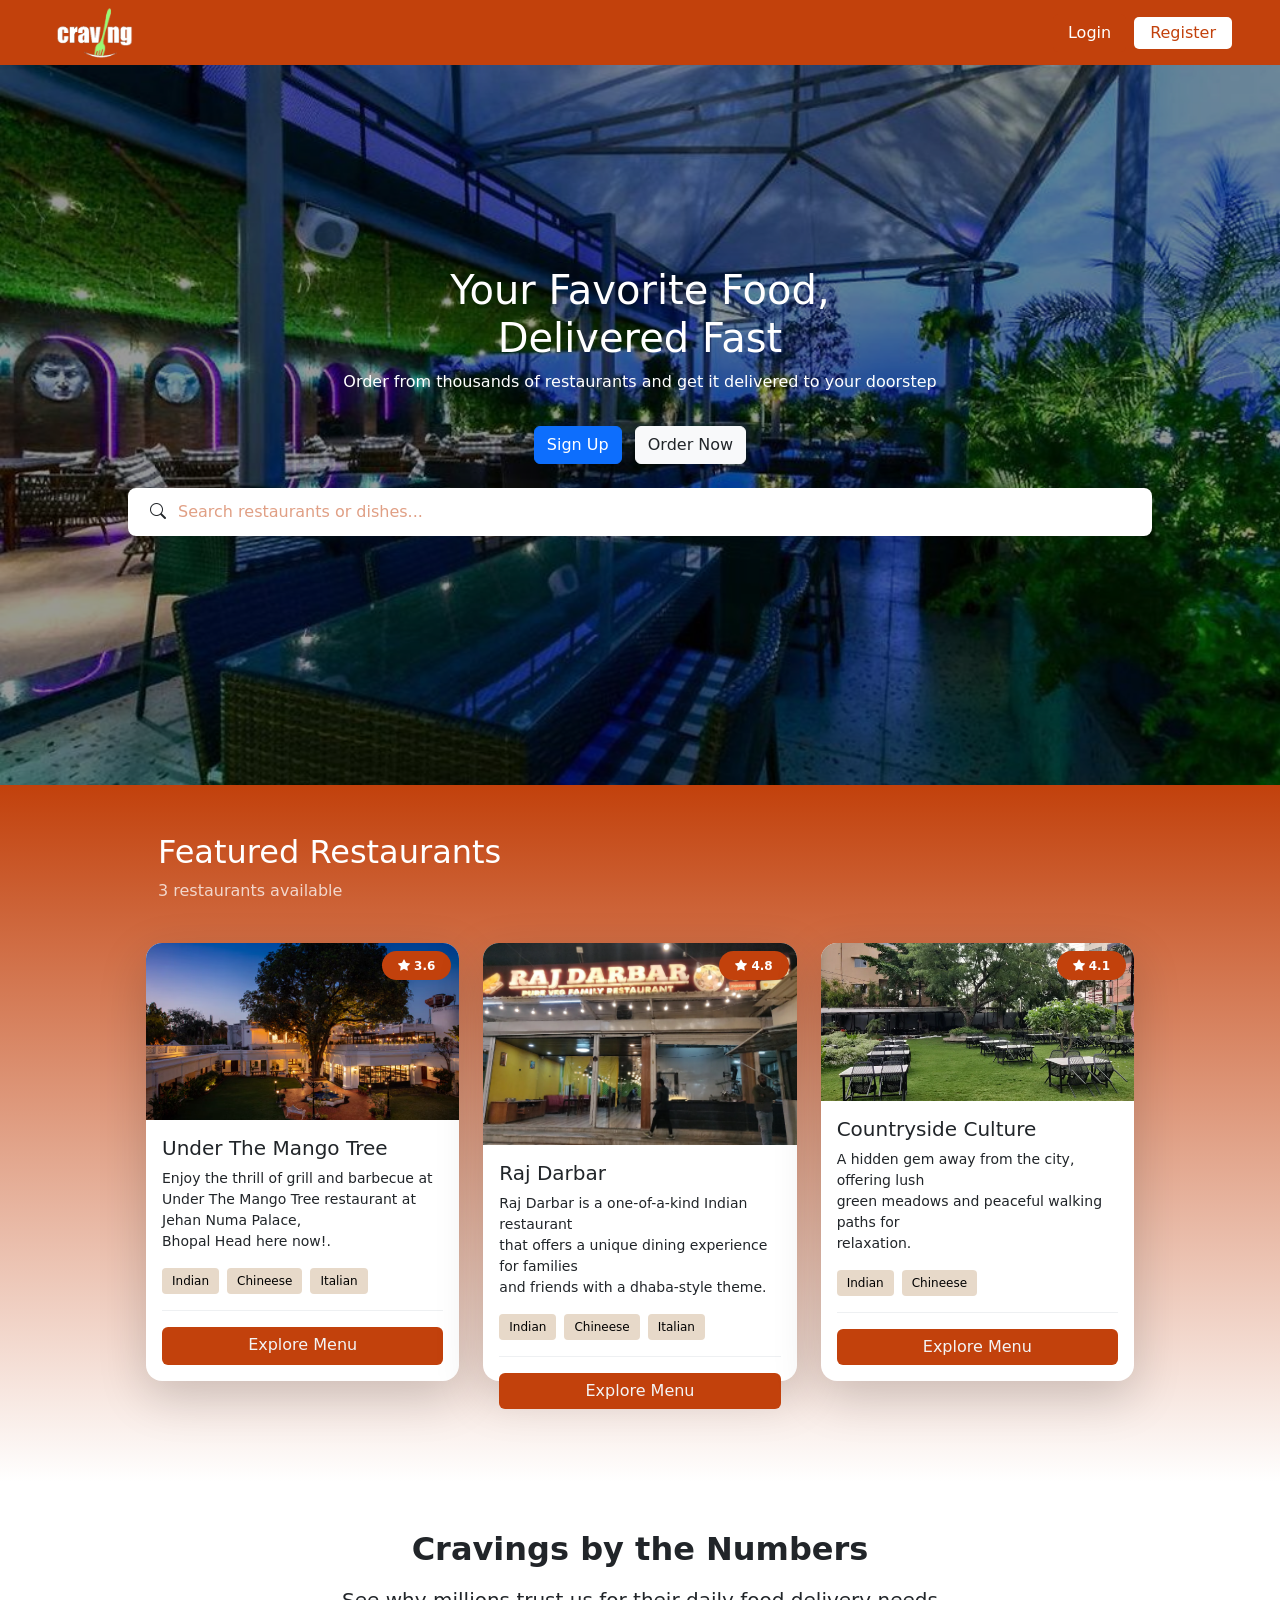
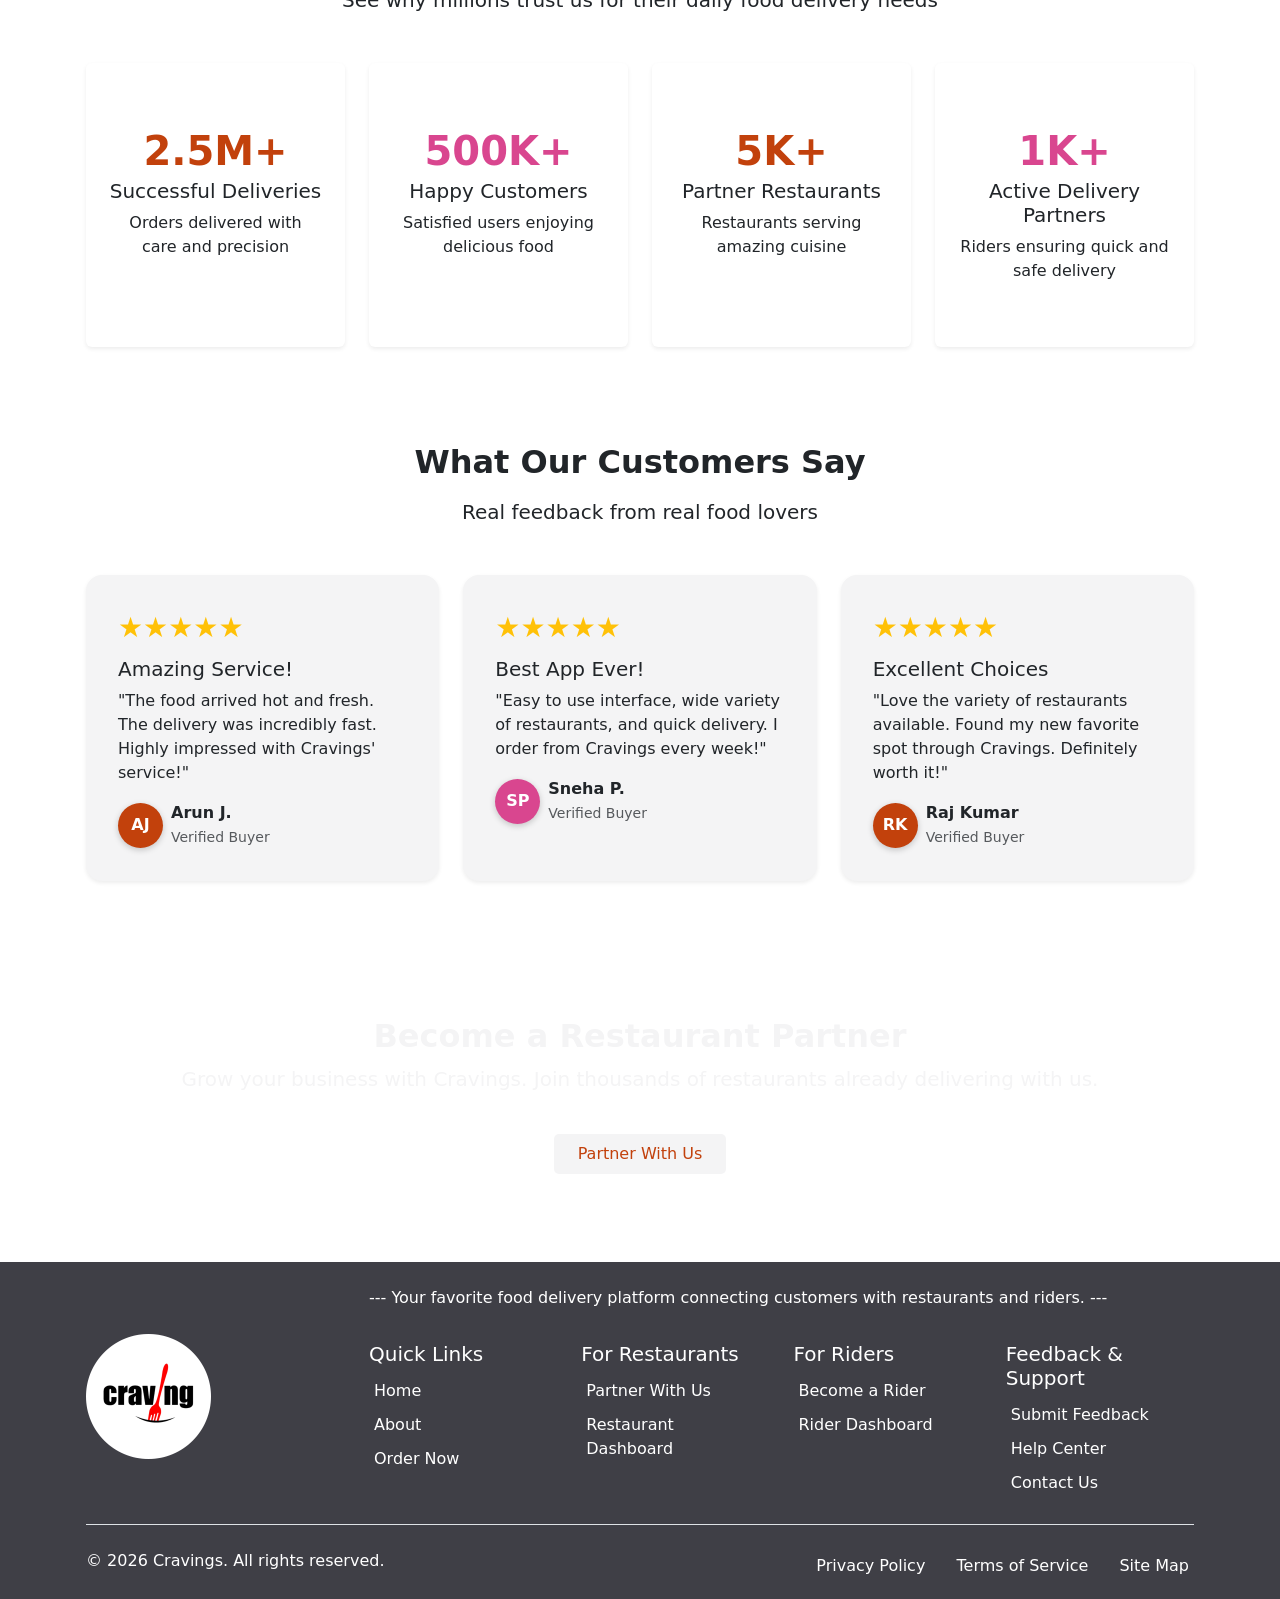
<file: index.html>
<!doctype html>
<html lang="en">
  <head>
    <meta charset="UTF-8" />
    <meta name="viewport" content="width=device-width, initial-scale=1" />
    <title>Cravings</title>
    <link rel="icon" type="image/png" href="cravings1.png" />
    <!-- Bootstrap CSS -->
    <link
      href="https://cdn.jsdelivr.net/npm/bootstrap@5.3.2/dist/css/bootstrap.min.css"
      rel="stylesheet"
    />
    <link
      rel="stylesheet"
      href="https://cdn.jsdelivr.net/npm/bootstrap-icons@1.13.1/font/bootstrap-icons.min.css"
    />
    <!-- External CSS -->
    <link rel="stylesheet" href="style.css" />
  </head>
  <body>
    <!-- Header -->
    <header
      id="navbar"
      class="d-flex justify-content-between align-items-center flex-wrap container-fluid px-5 py-1"
    >
      <!-- Logo -->
      <div class="logoDiv ms-1">
        <a href="index.html">
          <img src="cravings1.png" alt="Logo" class="logo-img img-fluid" />
        </a>
      </div>

      <!-- Buttons aligned right -->
      <div class="d-flex gap-2 align-items-center mt-2 mt-md-0">
        <a href="login.html" class="login text-decoration-none">Login</a>
        <a
          href="register.html"
          class="register text-decoration-none py-1 px-3 text-center"
        >
          Register
        </a>
      </div>
    </header>
  
    <div
      id="wallpaper"
      class="position-relative overflow-hidden"
      style="height: 80vh"
    >
      <img
        src="images/bgImage2.jpg"
        class="d-block w-100 h-100 object-fit-cover dull-img"
        alt="Hero Image"
      />
      <div
        class="position-absolute top-0 start-0 w-100 h-100 d-flex flex-column justify-content-center align-items-center text-center text-white pb-5"
      >
        <h1>Your Favorite Food,<br />Delivered Fast</h1>
        <p>
          Order from thousands of restaurants and get it delivered to your
          doorstep
        </p>
        <div class="mt-3">
         <a href="register.html"> <button class="btn btn-primary me-2">Sign Up</button></a>

        <a href="ordernow.html" <button class="btn btn-light text-dark">Order Now</button></a>
        </div>
        <div class="search-bar-container mt-4 d-flex justify-content-center">
          <div
            class="search-inner d-flex align-items-center text-dark bg-white rounded px-3"
          >
            <i class="bi bi-search"></i>
            <input
              type="text"
              class="form-control border-0 shadow-none"
              placeholder="Search restaurants or dishes..."
            />
          </div>
        </div>
      </div>
    </div>


    <!-- Featured Restaurants Section -->
    <section id="imagecard" class="py-4 bg-dark">
      <div class="container px-3">
        <!-- Heading -->
        <div class="text-center text-md-start mx-5 p-4">
          <h2 class="text-white mb-2">Featured Restaurants</h2>
          <p class="text-white opacity-75">3 restaurants available</p>
        </div>

        <!-- Cards -->
        <div id="yellowbtn" class="row g-4 mx-5">
          <!-- Card 1 -->
          <div class="col-12 col-sm-6 col-lg-4 d-flex">
            <div class="card shadow-lg border-0 position-relative rounded-4">
              <img
                src="./images/topViewRestr.avif"
                class="card-img-top rounded-top-4 img-fluid"
                alt="Raj Darbar"
              />

              <span
                class="position-absolute top-0 end-0 badge py-2 px-3 fw-bolder rounded-pill m-2"
              >
                <i class="bi bi-star-fill"></i> 3.6
              </span>

              <div class="card-body d-flex flex-column">
                <h5 class="card-title">Under The Mango Tree</h5>
                <p class="small">
                  Enjoy the thrill of grill and barbecue at Under The Mango Tree
                  restaurant at Jehan Numa Palace,<br />
                  Bhopal Head here now!.
                </p>

                <div class="d-flex gap-2 flex-wrap mb-3">
                  <button class="border-0 rounded-1">Indian</button>
                  <button class="border-0 rounded-1">Chineese</button>
                  <button class="border-0 rounded-1">Italian</button>
                </div>

                <div id="line" class="border-top opacity-50 mb-3"></div>

                <a href="#" class="btn btn-primary w-100 border-0 pb-2">
                  Explore Menu
                </a>
              </div>
            </div>
          </div>
          <!-- Card 2 -->
          <div class="col-12 col-sm-6 col-lg-4 d-flex">
            <div class="card shadow-lg border-0 position-relative rounded-4">
              <img
                src="./images/restraimg.webp"
                class="card-img-top rounded-top-4 img-fluid"
                alt="Raj Darbar"
              />

              <span
                class="position-absolute top-0 end-0 badge py-2 px-3 fw-bolder rounded-pill m-2"
              >
                <i class="bi bi-star-fill"></i> 4.8
              </span>

              <div class="card-body d-flex flex-column">
                <h5 class="card-title">Raj Darbar</h5>
                <p class="small flex-grow-1">
                  Raj Darbar is a one-of-a-kind Indian restaurant <br />
                  that offers a unique dining experience for families <br />
                  and friends with a dhaba-style theme.
                </p>

                <div class="d-flex gap-2 flex-wrap mb-2">
                  <button class="border-0 rounded-1">Indian</button>
                  <button class="border-0 rounded-1">Chineese</button>
                  <button class="border-0 rounded-1">Italian</button>
                </div>

                <div id="line" class="border-top my-2 opacity-50 pb-2"></div>

                <a href="#" class="btn btn-primary w-100 border-0">
                  Explore Menu
                </a>
              </div>
            </div>
          </div>
          <!-- Card 3 -->
          <div class="col-12 col-sm-6 col-lg-4 d-flex">
            <div class="card shadow-lg border-0 position-relative rounded-4">
              <img
                src="./images/seatingplaceImg.webp"
                class="card-img-top rounded-top-4 img-fluid"
                alt="Countryside Culture"
              />

              <span
                class="position-absolute top-0 end-0 badge py-2 px-3 fw-bolder rounded-pill m-2"
              >
                <i class="bi bi-star-fill"></i> 4.1
              </span>

              <div class="card-body d-flex flex-column">
                <h5 class="card-title">Countryside Culture</h5>
                <p class="small flex-grow-1">
                  A hidden gem away from the city, offering lush <br />
                  green meadows and peaceful walking paths for <br />
                  relaxation.
                </p>

                <div class="d-flex gap-2 flex-wrap mb-2">
                  <button class="border-0 rounded-1">Indian</button>
                  <button class="border-0 rounded-1">Chineese</button>
                </div>

                <div id="line" class="border-top my-2 opacity-50 pb-2"></div>

                <a href="#" class="btn btn-primary w-100 border-0">
                  Explore Menu
                </a>
              </div>
            </div>
          </div>
        </div>
        <!-- Cards -->
        <div id="yellowbtn" class="row mx-5">
          <!-- Card 4 -->
         
      </div>
    </section>
    <!-- visiters section 1 -->
    <section class="section1">
      <div class="container py-5 rounded-4 w-100 w-md-75 px-3">
        <h2 class="text-center mb-3 fs-2 fw-bolder">Cravings by the Numbers</h2>
        <p class="text-center mb-5 fs-5">
          See why millions trust us for their daily food delivery needs
        </p>

        <div class="row g-4 justify-content-center border-0">
          <!-- Card 1 -->
          <div class="col-12 col-sm-6 col-lg-3">
            <div class="card text-center shadow-sm h-100 bg-white border-0">
              <div class="card-body">
                <h3 class="card-title1 fs-1 fw-bolder mt-5">2.5M+</h3>
                <h5 class="card-subtitle mb-2">Successful Deliveries</h5>
                <p class="card-text">
                  Orders delivered with <br />
                  care and precision
                </p>
              </div>
            </div>
          </div>

          <!-- Card 2 -->
          <div class="col-12 col-sm-6 col-lg-3">
            <div class="card text-center shadow-sm h-100 bg-white border-0">
              <div class="card-body">
                <h3 class="coloring fs-1 fw-bolder mt-5">500K+</h3>
                <h5 class="card-subtitle mb-2">Happy Customers</h5>
                <p class="card-text">
                  Satisfied users enjoying <br />
                  delicious food
                </p>
              </div>
            </div>
          </div>

          <!-- Card 3 -->
          <div class="col-12 col-sm-6 col-lg-3">
            <div class="card text-center shadow-sm h-100 bg-white border-0">
              <div class="card-body">
                <h3
                  class="card-title1 fs-1 fw-bolder d-flex justify-content-center mt-5"
                >
                  5K+
                </h3>
                <h5 class="card-subtitle mb-2">Partner Restaurants</h5>
                <p class="card-text">
                  Restaurants serving <br />
                  amazing cuisine
                </p>
              </div>
            </div>
          </div>

          <!-- Card 4 -->
          <div class="col-12 col-sm-6 col-lg-3">
            <div
              class="card text-center shadow-sm h-100 bg-white py-5 border-0"
            >
              <div class="card-body">
                <h3 class="coloring fs-1 fw-bolder">1K+</h3>
                <h5 class="card-subtitle mb-2">Active Delivery Partners</h5>
                <p class="card-text">
                  Riders ensuring quick and <br />
                  safe delivery
                </p>
              </div>
            </div>
          </div>
        </div>
      </div>

      <!-- section 2 -->
      <section class="section2">
        <div class="container py-5 px-3">
          <h2 class="text-center mb-3 fs-2 fw-bolder">
            What Our Customers Say
          </h2>
          <p class="text-center mb-5 fs-5">
            Real feedback from real food lovers
          </p>

          <div id="startRating" class="row g-4 justify-content-center">
            <!-- Testimonial 1 -->
            <div class="col-12 col-sm-6 col-lg-4">
              <div class="card shadow-sm h-100 p-3 rounded-4 border-0">
                <div class="card-body text-start">
                  <p class="text-warning fs-3 mb-2">★★★★★</p>
                  <h5 class="card-title">Amazing Service!</h5>
                  <p class="card-text">
                    "The food arrived hot and fresh. The delivery was incredibly
                    fast. Highly impressed with Cravings' service!"
                  </p>
                  <div class="d-flex align-items-center mt-3">
                    <div class="circle-avatar">AJ</div>
                    <div class="ms-2">
                      <p class="fw-bold mb-0">Arun J.</p>
                      <small class="text-muted">Verified Buyer</small>
                    </div>
                  </div>
                </div>
              </div>
            </div>

            <!-- Testimonial 2 -->
            <div class="col-12 col-sm-6 col-lg-4">
              <div class="card shadow-sm h-100 p-3 rounded-4 border-0">
                <div class="card-body text-start">
                  <p class="text-warning fs-3 mb-2">★★★★★</p>
                  <h5 class="card-title">Best App Ever!</h5>
                  <p class="card-text">
                    "Easy to use interface, wide variety of restaurants, and
                    quick delivery. I order from Cravings every week!"
                  </p>
                  <div class="d-flex align-items-center mt-3">
                    <div class="circle-avatar1">SP</div>
                    <div class="ms-2">
                      <p class="fw-bold mb-0">Sneha P.</p>
                      <small class="text-muted">Verified Buyer</small>
                    </div>
                  </div>
                </div>
              </div>
            </div>

            <!-- Testimonial 3 -->
            <div class="col-12 col-sm-6 col-lg-4">
              <div class="card shadow-sm h-100 p-3 rounded-4 border-0">
                <div class="card-body text-start">
                  <p class="text-warning fs-3 mb-2">★★★★★</p>
                  <h5 class="card-title">Excellent Choices</h5>
                  <p class="card-text">
                    "Love the variety of restaurants available. Found my new
                    favorite spot through Cravings. Definitely worth it!"
                  </p>
                  <div class="d-flex align-items-center mt-3">
                    <div class="circle-avatar">RK</div>
                    <div class="ms-2">
                      <p class="fw-bold mb-0">Raj Kumar</p>
                      <small class="text-muted">Verified Buyer</small>
                    </div>
                  </div>
                </div>
              </div>
            </div>
          </div>
        </div>
      </section>
    </section>
    <!-- section 3 -->
    <section id="beforefooter">
      <div
        class="d-flex justify-content-center h-100 align-items-center flex-column text-center mt-4 px-3 py-4"
      >
        <h2 class="fs-2 fw-bolder">Become a Restaurant Partner</h2>
        <p class="fs-5 w-100 col-12 col-md-8 col-lg-6">
          Grow your business with Cravings. Join thousands of restaurants
          already delivering with us.
        </p>
        <button type="submit" class="g-white mt-4 mb-4 px-4 py-2" id="withUs">
          Partner With Us
        </button>
      </div>
    </section>
    <footer class="footer text-white py-3">
      <div class="container px-3">
        <div class="row align-items-center mb-2">
          <div class="col-12 col-md-3 text-center text-md-start mb-3 mb-md-0">
            <img
              src="cravings2.png""
              alt="Logo"
              class="footer-logo img-fluid"
            />
          </div>

          <div class="col-12 col-md-9">
            <p class="footer-tagline mt-2 text-center text-md-start">
              --- Your favorite food delivery platform connecting customers with
              restaurants and riders. ---
            </p>

            <div class="row mt-1">
              <div class="col-6 col-md-3 mt-3">
                <h5>Quick Links</h5>
                <ul class="list-unstyled">
                  <li><a href="index.html" class="footer-link">Home</a></li>
                  <li><a href="about.html" class="footer-link">About</a></li>
                  <li>
                    <a href="ordernow.html" class="footer-link">Order Now</a>
                  </li>
                </ul>
              </div>

              <div class="col-6 col-md-3 mt-3">
                <h5>For Restaurants</h5>
                <ul class="list-unstyled">
                  <li>
                    <a href="partner-with-us.html" class="footer-link"
                      >Partner With Us</a
                    >
                  </li>
                  <li>
                    <a href="restaurant-dashboard.html" class="footer-link"
                      >Restaurant Dashboard</a
                    >
                  </li>
                </ul>
              </div>

              <div class="col-6 col-md-3 mt-3">
                <h5>For Riders</h5>
                <ul class="list-unstyled">
                  <li>
                    <a href="become-a-rider.html" class="footer-link"
                      >Become a Rider</a
                    >
                  </li>
                  <li>
                    <a href="rider-dashboard.html" class="footer-link"
                      >Rider Dashboard</a
                    >
                  </li>
                </ul>
              </div>

              <div class="col-6 col-md-3 mt-3">
                <h5>Feedback & Support</h5>
                <ul class="list-unstyled">
                  <li>
                    <a href="feedback.html" class="footer-link"
                      >Submit Feedback</a
                    >
                  </li>
                  <li>
                    <a href="help-center.html" class="footer-link"
                      >Help Center</a
                    >
                  </li>
                  <li>
                    <a href="contact.html" class="footer-link">Contact Us</a>
                  </li>
                </ul>
              </div>
            </div>
          </div>
        </div>

        <div class="border-bottom w-100 mb-4"></div>

        <div class="row text-center text-md-start">
          <div class="col-12 col-md-6 mb-2 mb-md-0">
            <p class="mb-0">© 2026 Cravings. All rights reserved.</p>
          </div>

          <div class="col-12 col-md-6 text-center text-md-end">
            <a href="privacy-policy.html" class="footer-link me-3"
              >Privacy Policy</a
            >
            <a href="./terms-of-servise.html" class="footer-link me-3"
              >Terms of Service</a
            >
            <a href="sitemap.html" class="footer-link">Site Map</a>
          </div>
        </div>
      </div>
    </footer>

    <!-- Bootstrap JS -->
    <script src="https://cdn.jsdelivr.net/npm/bootstrap@5.3.2/dist/js/bootstrap.bundle.min.js"></script>
  </body>
</html>
</file>
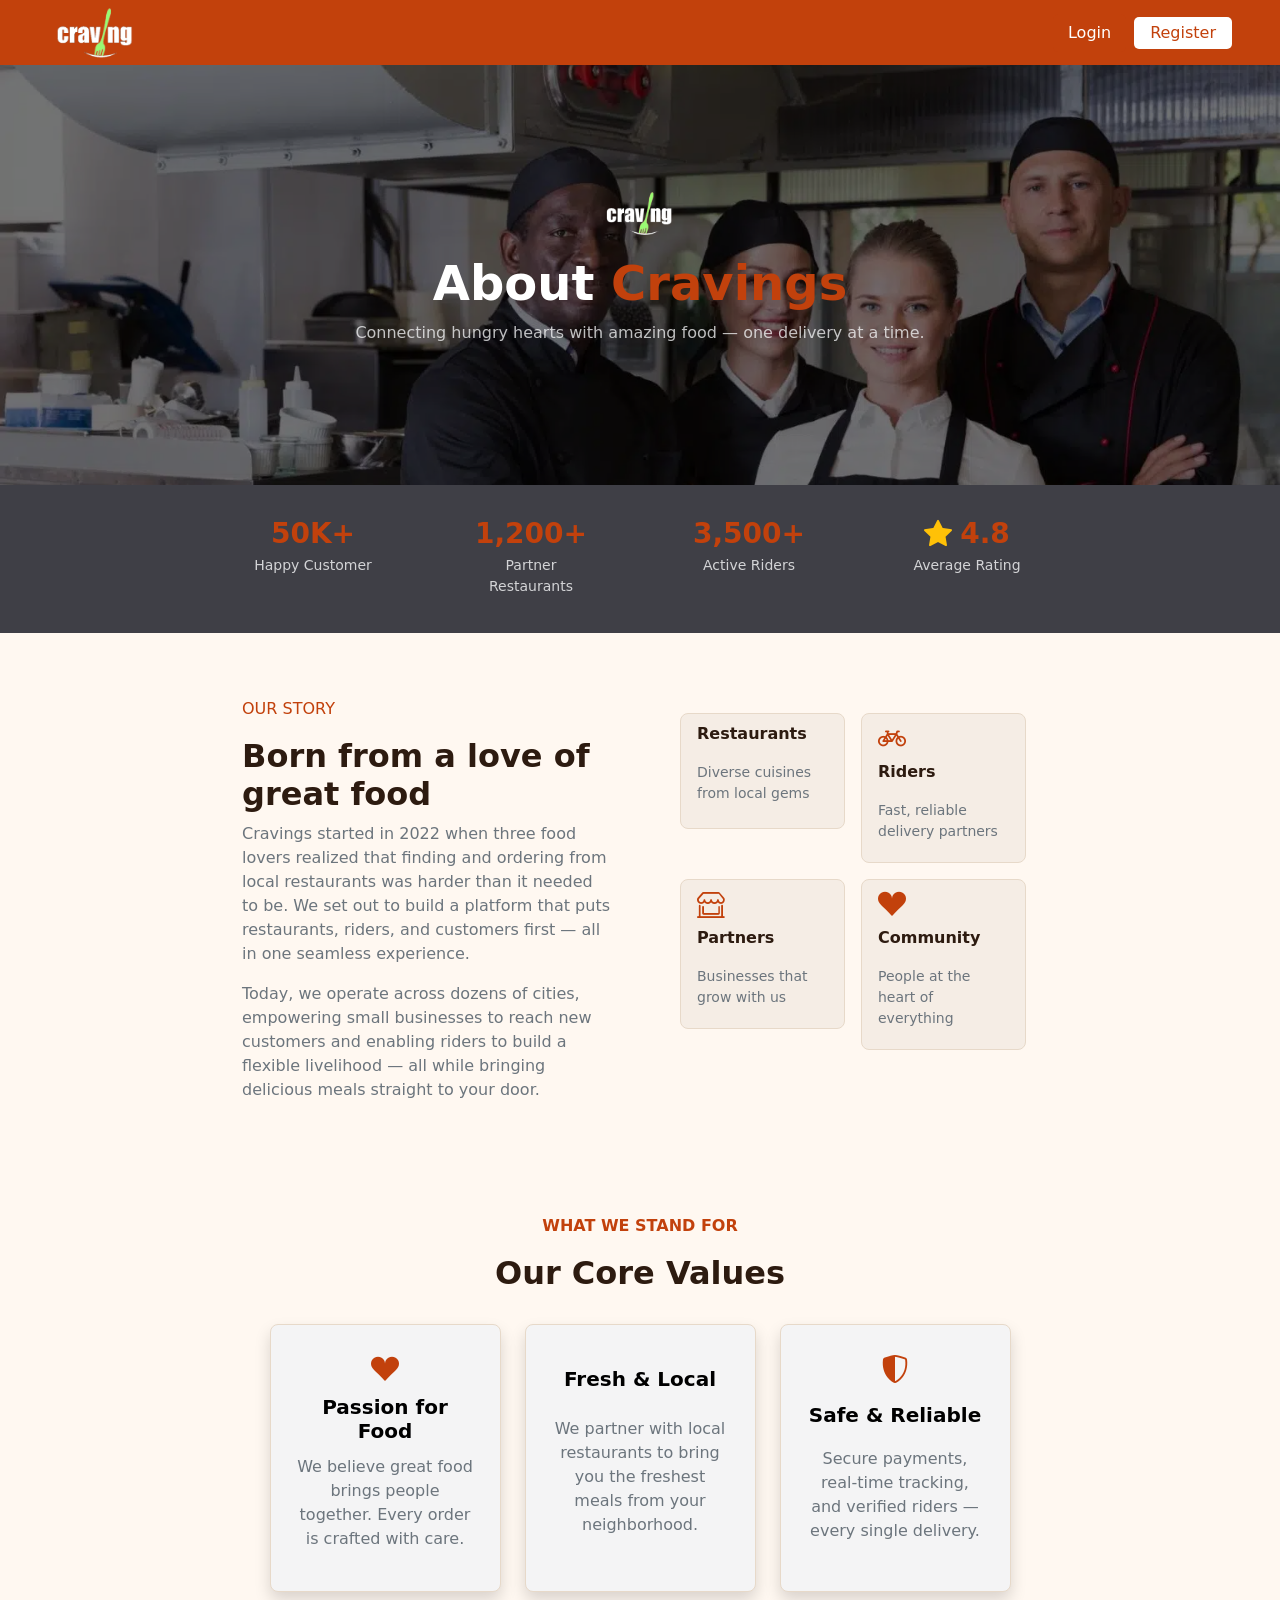
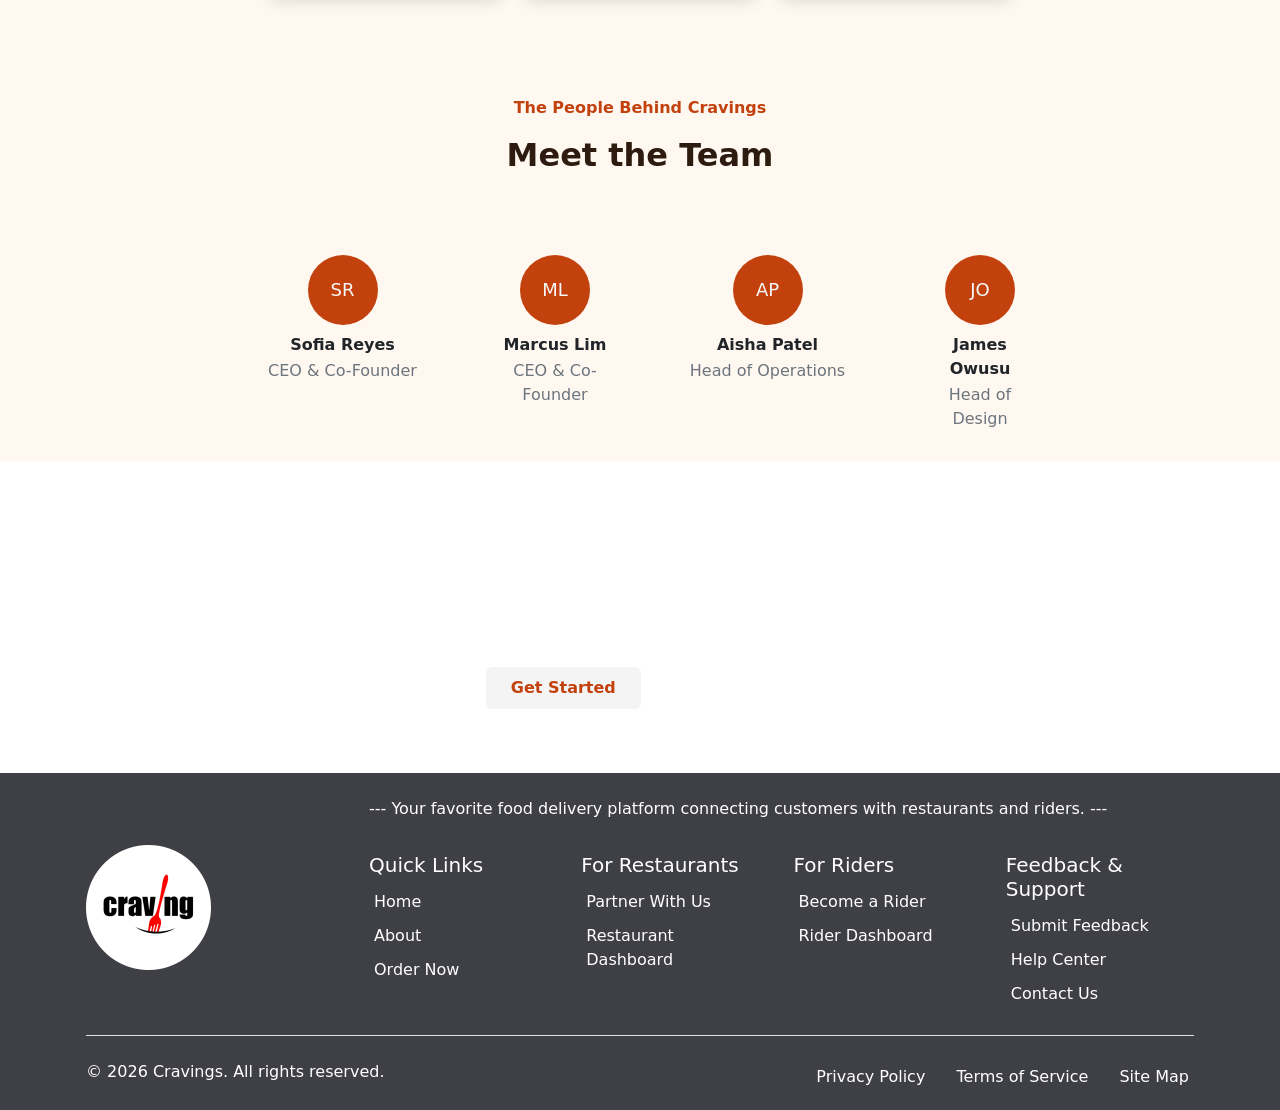
<file: about.html>
<!doctype html>
<html lang="en">
  <head>
    <meta charset="UTF-8" />
    <meta name="viewport" content="width=device-width, initial-scale=1" />
    <title>Cravings</title>
    <!-- Bootstrap CSS -->
    <link
      href="https://cdn.jsdelivr.net/npm/bootstrap@5.3.2/dist/css/bootstrap.min.css"
      rel="stylesheet"
    />
    <link
      rel="stylesheet"
      href="https://cdn.jsdelivr.net/npm/bootstrap-icons@1.13.1/font/bootstrap-icons.min.css"
    />
    <!-- External CSS -->
    <link rel="stylesheet" href="style.css" />

       <link rel="icon" type="image/png" href="cravings2.png">
  </head>
  <body>
    <!-- Header -->
    <header
      id="navbar"
      class="d-flex justify-content-between align-items-center flex-wrap container-fluid px-5 py-1"
    >
      <!-- Logo -->
      <div class="logoDiv ms-1">
        <a href="index.html">
          <img src="cravings1.png" alt="Logo" class="logo-img img-fluid" />
        </a>
      </div>

      <!-- Buttons aligned right -->
      <div class="d-flex gap-2 align-items-center mt-2 mt-md-0">
        <a href="login.html" class="login text-decoration-none">Login</a>
        <a
          href="register.html"
          class="register text-decoration-none py-1 px-3 text-center"
        >
          Register
        </a>
      </div>
    </header>
    <main>
      <!-- Hero section -->
      <section>
        <div class="about-hersection">
          <div class="about-login-bg">
            <img
              src="./images/aboutPage.png"
              class="object-fit-cover about-dull-img"
            />
          </div>
          <div
            class="about-herocontent position-absolute d-grid w-50 justify-content-center text-center gap-2"
          >
            <div>
              <img src="cravings1.png" alt="Logo" />
            </div>
            <div>
              <h1 class="display-5 text-white fw-bold">
                About <span>Cravings</span>
              </h1>
              <p class="text-light opacity-75">
                Connecting hungry hearts with amazing food — one delivery at a
                time.
              </p>
            </div>
          </div>
        </div>
      </section>
      <!-- rating section -->
      <section class="about-rating px-3 pt-3 pb-2 border-0">
        <!-- Cards -->
        <div class="about-records container my-1">
          <div class="row mx-5 d-flex justify-content-center">
            <!-- Card 1 -->
            <div class="col-12 col-sm-6 mx-4 col-md-4 col-lg-2">
              <div class="d-grid py-2 px-2 text-center justify-items-center">
                <p class="fs-3 fw-bolder core-values m-0">50K+</p>
                <p class="text-light rating-des">Happy Customer</p>
              </div>
            </div>
            <!-- Card 2 -->
            <div class="col-12 col-sm-6 mx-4 col-md-4 col-lg-2">
              <div class="d-grid px-2 py-2 text-center justify-items-center">
                <p class="fs-3 fw-bolder core-values m-0">1,200+</p>
                <p class="text-light rating-des">Partner Restaurants</p>
              </div>
            </div>
            <!-- Card 3 -->
            <div class="col-12 col-sm-6 mx-4 col-md-4 col-lg-2">
              <div class="d-grid px-2 py-2 text-center justify-items-center">
                <p class="fs-3 fw-bolder core-values m-0">3,500+</p>
                <p class="text-light rating-des">Active Riders</p>
              </div>
            </div>
            <!-- Card 4 -->
            <div class="col-12 col-sm-6 mx-4 col-md-4 col-lg-2">
              <div class="d-grid px-2 py-2 text-center justify-items-center">
                <div class="d-flex justify-content-center gap-2">
                  <i class="bi bi-star-fill text-warning fs-3"></i>
                  <p class="fs-3 fw-bolder core-values m-0">4.8</p>
                </div>
                <p class="text-light rating-des">Average Rating</p>
              </div>
            </div>
          </div>
        </div>
      </section>
      <!-- Our Story -->
      <section class="our-story d-flex justify-content-center">
        <div class="container px-lg-5 px-md-1 m-lg-5 m-0 m-md-0">
          <div
            class="row mx-lg-5 mx-0 mx-md-0 px-lg-5 px-md-0 d-flex justify-content-center"
          >
            <div class="col-12 col-lg-6">
              <p class="core-values px-3 mb-3 mt-3 text-uppercase">Our story</p>
              <div class="px-3">
                <h2>Born from a love of great food</h2>
                <p class="text-secondary">
                  Cravings started in 2022 when three food lovers realized that
                  finding and ordering from local restaurants was harder than it
                  needed to be. We set out to build a platform that puts
                  restaurants, riders, and customers first — all in one seamless
                  experience.
                </p>
                <p class="text-secondary">
                  Today, we operate across dozens of cities, empowering small
                  businesses to reach new customers and enabling riders to build
                  a flexible livelihood — all while bringing delicious meals
                  straight to your door.
                </p>
              </div>
            </div>
            <div class="col-12 col-lg-6 px-1 mt-4">
              <div class="px-3">
                <div class="row px-lg-4 px-md-1">
                  <!-- Card 1 -->
                  <div class="col-12 col-lg-6 py-2 px-2">
                    <div class="px-3 py-2 our-facility rounded-3">
                      <i class="bi bi-fork-knife fs-3"></i>
                      <p class="fw-bold">Restaurants</p>
                      <p class="text-secondary our-story-description">
                        Diverse cuisines from local gems
                      </p>
                    </div>
                  </div>
                  <!-- Card 2 -->
                  <div class="col-12 col-lg-6 py-2 px-2">
                    <div class="px-3 py-1 our-facility rounded-3">
                      <i class="bi bi-bicycle fs-3"></i>
                      <p class="fw-bold">Riders</p>
                      <p class="text-secondary our-story-description">
                        Fast, reliable delivery partners
                      </p>
                    </div>
                  </div>
                  <!-- Card 3 -->
                  <div class="col-12 col-lg-6 py-2 px-2">
                    <div class="px-3 py-1 our-facility rounded-3">
                      <i class="bi bi-shop-window fs-3"></i>
                      <p class="fw-bold">Partners</p>
                      <p class="text-secondary our-story-description">
                        Businesses that grow with us
                      </p>
                    </div>
                  </div>
                  <!-- Card 4 -->
                  <div class="col-12 col-lg-6 py-2 px-2">
                    <div class="px-3 py-1 our-facility rounded-3">
                      <i class="bi bi-suit-heart-fill fs-3"></i>
                      <p class="fw-bold">Community</p>
                      <p class="text-secondary our-story-description">
                        People at the heart of everything
                      </p>
                    </div>
                  </div>
                </div>
              </div>
            </div>
          </div>
        </div>
      </section>
      <!-- Our Core Values -->
      <section class="details pt-5 pb-2" id="about-details">
        <!-- Heading -->
        <div class="trust text-center">
          <p class="core-values fw-semibold">WHAT WE STAND FOR</p>
          <h2 class="about-trust-content fw-bolder">Our Core Values</h2>
        </div>

        <!-- Cards -->
        <div class="records container">
          <div
            class="row mb-5 mt-2 g-4 mx-sm-0 mx-lg-5 mx-md-0 d-flex justify-content-center"
          >
            <!-- Card 1 -->
            <div class="col-12 col-sm-5 col-md-6 col-lg-3">
              <div
                class="about-record-cards d-grid place-items-center text-center gap-1 p-4 shadow rounded-3 h-100"
              >
                <i class="bi bi-suit-heart-fill fs-3 core-values"></i>
                <h3 class="fs-5 fw-semibold text-black">Passion for Food</h3>
                <p class="about-trust-description text-secondary">
                  We believe great food brings people together. Every order is
                  crafted with care.
                </p>
              </div>
            </div>

            <!-- Card 2 -->
            <div class="col-12 col-sm-5 col-md-6 col-lg-3">
              <div
                class="about-record-cards d-grid place-items-center text-center gap-1 p-4 shadow rounded-3 h-100"
              >
                <i class="bi bi-leaf-fill fs-3 core-values"></i>
                <h3 class="fs-5 fw-semibold text-black">Fresh & Local</h3>
                <p class="about-trust-description text-secondary">
                  We partner with local restaurants to bring you the freshest
                  meals from your neighborhood.
                </p>
              </div>
            </div>

            <!-- Card 3 -->
            <div class="col-12 col-sm-5 col-md-6 col-lg-3">
              <div
                class="about-record-cards d-grid place-items-center text-center gap-1 p-4 shadow rounded-3 h-100"
              >
                <i class="bi bi-shield-shaded fs-3 core-values"></i>
                <h3 class="fs-5 fw-semibold text-black">Safe & Reliable</h3>
                <p class="about-trust-description text-secondary">
                  Secure payments, real-time tracking, and verified riders —
                  every single delivery.
                </p>
              </div>
            </div>
          </div>
        </div>
      </section>
      <!-- Meet the team -->
      <section class="details pt-5 pb-1">
        <!-- Heading -->
        <div class="trust text-center">
          <p class="core-values fw-semibold">The People Behind Cravings</p>
          <h2 class="about-trust-content fw-bolder">Meet the Team</h2>
        </div>

        <!-- Cards -->
        <div class="about-records1 container">
          <div class="row mt-5 mb-3 g-4 mx-5 d-flex justify-content-center">
            <!-- Card 1 -->
            <div class="col-12 col-sm-6 col-md-4 col-lg-3">
              <div class="d-grid px-3 py-2 text-center justify-items-center">
                <div class="d-flex justify-content-center">
                  <h3
                    class="team-profile rounded-circle justify-content-center text-light d-flex align-items-center"
                  >
                    SR
                  </h3>
                </div>
                <div>
                  <p class="fw-bold">Sofia Reyes</p>
                  <p class="text-secondary">CEO & Co-Founder</p>
                </div>
              </div>
            </div>

            <!-- Card 2 -->
            <div class="col-12 col-sm-6 col-md-4 col-lg-2">
              <div class="d-grid px-3 py-2 text-center justify-items-center">
                <div class="d-flex justify-content-center">
                  <h3
                    class="team-profile rounded-circle justify-content-center text-light d-flex align-items-center"
                  >
                    ML
                  </h3>
                </div>
                <div>
                  <p class="fw-bold">Marcus Lim</p>
                  <p class="text-secondary">CEO & Co-Founder</p>
                </div>
              </div>
            </div>

            <!-- Card 3 -->
            <div class="col-12 col-sm-6 col-md-4 col-lg-3">
              <div class="d-grid px-3 py-2 text-center justify-items-center">
                <div class="d-flex justify-content-center">
                  <h3
                    class="team-profile rounded-circle justify-content-center text-light d-flex align-items-center"
                  >
                    AP
                  </h3>
                </div>
                <div>
                  <p class="fw-bold">Aisha Patel</p>
                  <p class="text-secondary">Head of Operations</p>
                </div>
              </div>
            </div>

            <!-- Card 4 -->
            <div class="col-12 col-sm-6 col-md-4 col-lg-2">
              <div
                class="d-grid px-3 mx-1 py-2 text-center justify-items-center"
              >
                <div class="d-flex justify-content-center">
                  <h3
                    class="team-profile rounded-circle justify-content-center text-light d-flex align-items-center"
                  >
                    JO
                  </h3>
                </div>
                <div>
                  <p class="fw-bold texs">James Owusu</p>
                  <p class="text-secondary">Head of Design</p>
                </div>
              </div>
            </div>
          </div>
        </div>
      </section>
      <!-- Become a partner -->
      <section class="partner py-5">
        <div class="partner-div d-grid gap-3 justify-content-center my-3">
          <h2 class="text-center fw-bold fs-2">
            Ready to satisfy your cravings?
          </h2>
          <p class="fs-6 partner-para text-center">
            Join thousands of happy customers ordering their favourite <br />
            meals every day.
          </p>
          <div class="d-flex justify-content-center gap-3 flex-wrap">
            <a href="" class="btn px-4 py-2" id="about-get-started"
              >Get Started</a
            >
            <a
              href="./contact.html"
              class="btn px-4 py-2 text-white"
              id="about-contact"
              >Contact Us</a
            >
          </div>
        </div>
      </section>
    </main>
    <footer class="footer text-white py-3">
      <div class="container px-3">
        <div class="row align-items-center mb-2">
          <div class="col-12 col-md-3 text-center text-md-start mb-3 mb-md-0">
            <img
              src="cravings2.png"
              alt="Logo"
              class="footer-logo img-fluid"
            />
          </div>

          <div class="col-12 col-md-9">
            <p class="footer-tagline mt-2 text-center text-md-start">
              --- Your favorite food delivery platform connecting customers with
              restaurants and riders. ---
            </p>

            <div class="row mt-1">
              <div class="col-6 col-md-3 mt-3">
                <h5>Quick Links</h5>
                <ul class="list-unstyled">
                  <li><a href="index.html" class="footer-link">Home</a></li>
                  <li><a href="about.html" class="footer-link">About</a></li>
                  <li>
                    <a href="ordernow.html" class="footer-link">Order Now</a>
                  </li>
                </ul>
              </div>

              <div class="col-6 col-md-3 mt-3">
                <h5>For Restaurants</h5>
                <ul class="list-unstyled">
                  <li>
                    <a href="partner-with-us.html" class="footer-link"
                      >Partner With Us</a
                    >
                  </li>
                  <li>
                    <a href="restaurantdashboard.html" class="footer-link"
                      >Restaurant Dashboard</a
                    >
                  </li>
                </ul>
              </div>

              <div class="col-6 col-md-3 mt-3">
                <h5>For Riders</h5>
                <ul class="list-unstyled">
                  <li>
                    <a href="become-a-rider.html" class="footer-link"
                      >Become a Rider</a
                    >
                  </li>
                  <li>
                    <a href="riderdashboard.html" class="footer-link"
                      >Rider Dashboard</a
                    >
                  </li>
                </ul>
              </div>

              <div class="col-6 col-md-3 mt-3">
                <h5>Feedback & Support</h5>
                <ul class="list-unstyled">
                  <li>
                    <a href="feedback.html" class="footer-link"
                      >Submit Feedback</a
                    >
                  </li>
                  <li>
                    <a href="help-center.html" class="footer-link"
                      >Help Center</a
                    >
                  </li>
                  <li>
                    <a href="contact.html" class="footer-link">Contact Us</a>
                  </li>
                </ul>
              </div>
            </div>
          </div>
        </div>

        <div class="border-bottom w-100 mb-4"></div>

        <div class="row text-center text-md-start">
          <div class="col-12 col-md-6 mb-2 mb-md-0">
            <p class="mb-0">© 2026 Cravings. All rights reserved.</p>
          </div>

          <div class="col-12 col-md-6 text-center text-md-end">
            <a href="privacy-policy.html" class="footer-link me-3"
              >Privacy Policy</a
            >
            <a href="./terms-of-servise.html" class="footer-link me-3"
              >Terms of Service</a
            >
            <a href="sitemap.html" class="footer-link">Site Map</a>
          </div>
        </div>
      </div>
    </footer>

    <!-- Bootstrap JS -->
    <script src="https://cdn.jsdelivr.net/npm/bootstrap@5.3.2/dist/js/bootstrap.bundle.min.js"></script>
  </body>
</html>
</file>
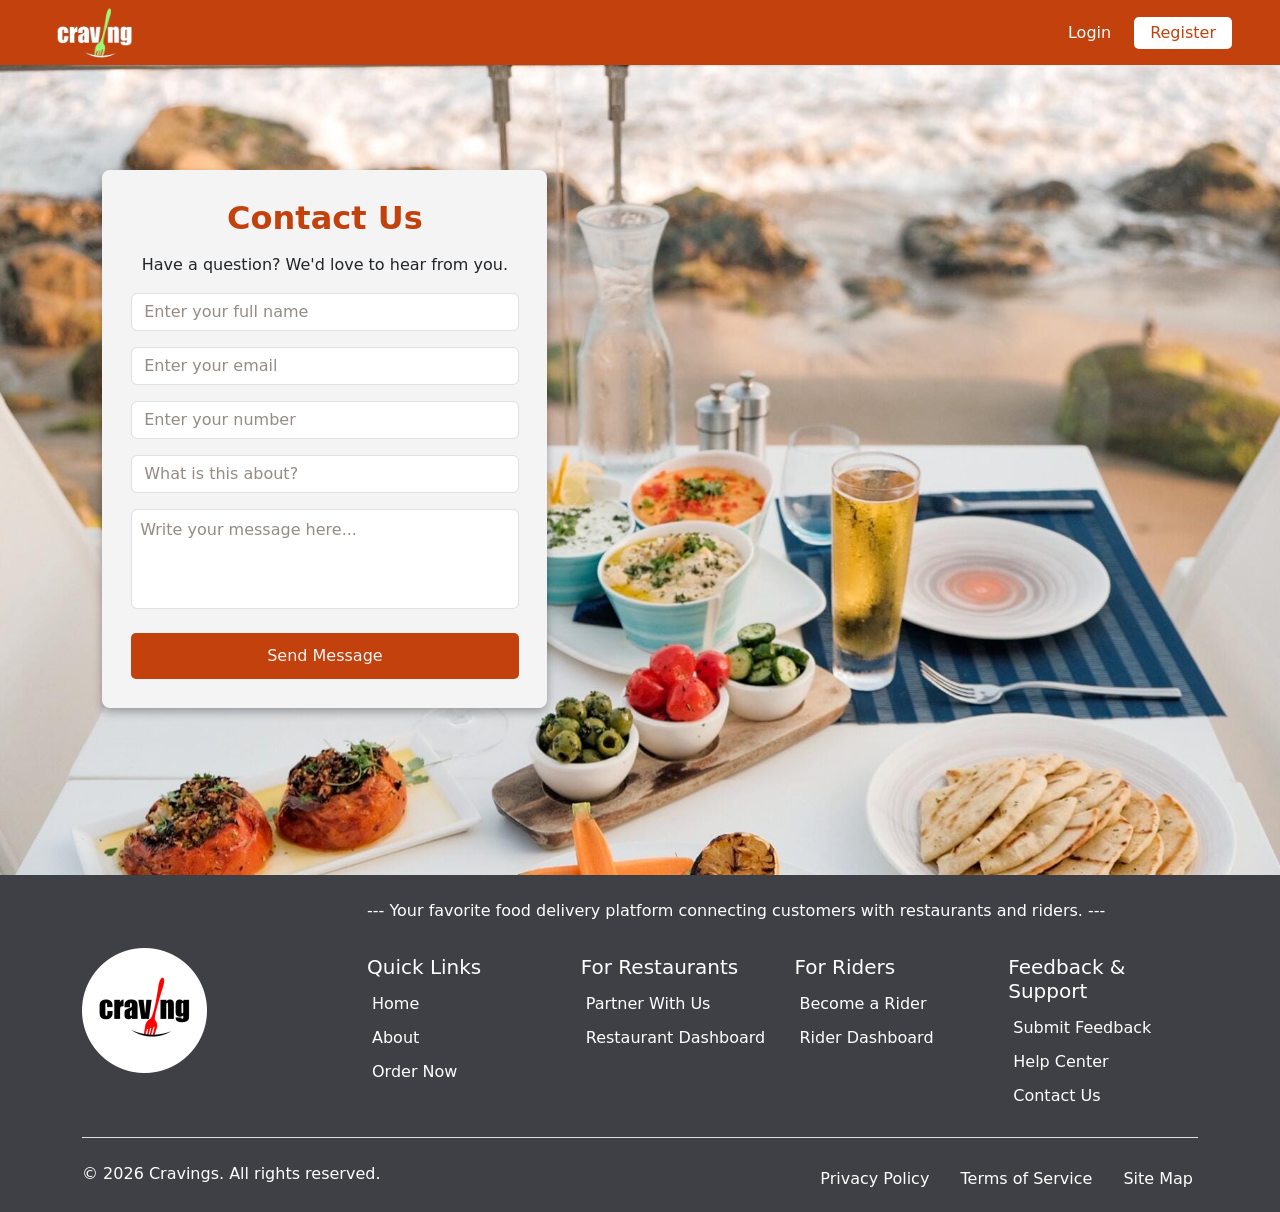
<file: contact.html>
<!doctype html>
<html lang="en">
  <head>
    <meta charset="UTF-8" />
    <meta name="viewport" content="width=device-width, initial-scale=1.0" />
    <title>Cravings</title>
    <!-- Bootstrap CSS -->
    <link
      href="https://cdn.jsdelivr.net/npm/bootstrap@5.3.2/dist/css/bootstrap.min.css"
      rel="stylesheet"
    />
    <link
      rel="stylesheet"
      href="https://cdn.jsdelivr.net/npm/bootstrap-icons@1.13.1/font/bootstrap-icons.min.css"
    />
    <!-- External CSS -->
    <link rel="stylesheet" href="style.css" />
  </head>
  <body>
    <!-- Header -->
    <header
      id="navbar"
      class="sticky-top d-flex justify-content-between align-items-center flex-wrap container-fluid px-5 py-1"
    >
      <!-- Logo -->
      <div class="logoDiv ms-1">
        <a href="index.html">
          <img src="cravings1.png" alt="Logo" class="logo-img img-fluid" />
        </a>
      </div>

      <!-- Buttons aligned right -->
      <div class="d-flex gap-2 align-items-center mt-2 mt-md-0">
        <a href="login.html" class="login text-decoration-none">Login</a>
        <a
          href="register.html"
          class="register text-decoration-none py-1 px-3 text-center"
        >
          Register
        </a>
      </div>
    </header>

    <!-- Hero Section -->
    <div class="hero-section position-relative">
      <img src="./images/contactPage.jpg" alt="contact" />

      <!-- Forms -->
      <div class="forms">
        <h2 class="text-center mb-3" id="wb">Contact Us</h2>
        <p class="text-center">Have a question? We'd love to hear from you.</p>
        <form action="login">
          <div class="mb-3 w-100">
            <input
              type="text"
              class="form-control custom-input"
              id="text"
              name="text"
              placeholder="Enter your full name"
              required
            />
          </div>

          <div class="mb-3">
            <div class="position-relative">
              <input
                type="email"
                class="form-control custom-input pe-5"
                id="email"
                name="email"
                placeholder="Enter your email"
                required
              />
            </div>
          </div>

          <div class="mb-3">
            <div class="position-relative">
              <input
                type="tel"
                class="form-control custom-input pe-5"
                id="number"
                name="number"
                placeholder="Enter your number"
                required
              />
            </div>
          </div>

          <div class="mb-3">
            <div class="position-relative">
              <input
                type="text"
                class="form-control custom-input pe-5"
                id="text"
                name="text"
                placeholder="What is this about?"
                required
              />
            </div>
          </div>
          <textarea
            class="form-control custom-input w-100 rounded p-2 mb-4"
            placeholder="Write your message here..."
          ></textarea>
          <button type="submit" class="regis btn w-100">Send Message</button>
        </form>
      </div>
    </div>

    <!-- Footer -->
    <footer class="footer text-white py-3">
      <div class="container">
        <div class="row align-items-center mb-2">
          <div class="col-md-3 text-center text-md-start">
            <img src="cravings2.png" alt="Logo" class="footer-logo" />
          </div>
          <div class="col-md-9">
            <p class="footer-tagline mt-2">
              --- Your favorite food delivery platform connecting customers with
              restaurants and riders. ---
            </p>
            <div class="row mt-1">
              <div class="col-6 col-md-3 mt-3">
                <h5>Quick Links</h5>
                <ul class="list-unstyled">
                  <li><a href="index.html" class="footer-link">Home</a></li>
                  <li><a href="about.html" class="footer-link">About</a></li>
                  <li>
                    <a href="ordernow.html" class="footer-link">Order Now</a>
                  </li>
                </ul>
              </div>
              <div class="col-6 col-md-3 mt-3">
                <h5>For Restaurants</h5>
                <ul class="list-unstyled">
                  <li>
                    <a href="partner-with-us.html" class="footer-link"
                      >Partner With Us</a
                    >
                  </li>
                  <li>
                    <a href="restaurantdashboard.html" class="footer-link"
                      >Restaurant Dashboard</a
                    >
                  </li>
                </ul>
              </div>
              <div class="col-6 col-md-3 mt-3">
                <h5>For Riders</h5>
                <ul class="list-unstyled">
                  <li>
                    <a href="become-a-rider.html" class="footer-link"
                      >Become a Rider</a
                    >
                  </li>
                  <li>
                    <a href="riderdashboard.html" class="footer-link"
                      >Rider Dashboard</a
                    >
                  </li>
                </ul>
              </div>
              <div class="col-6 col-md-3 mt-3">
                <h5>Feedback & Support</h5>
                <ul class="list-unstyled">
                  <li>
                    <a href="feedback.html" class="footer-link"
                      >Submit Feedback</a
                    >
                  </li>
                  <li>
                    <a href="help-center.html" class="footer-link"
                      >Help Center</a
                    >
                  </li>
                  <li>
                    <a href="contact.html" class="footer-link">Contact Us</a>
                  </li>
                </ul>
              </div>
            </div>
          </div>
        </div>

        <div class="border-bottom w-100 mb-4"></div>

        <div class="row">
          <div class="col-md-6 text-center text-md-start">
            <p class="mb-0">© 2026 Cravings. All rights reserved.</p>
          </div>
          <div class="col-md-6 text-center text-md-end">
            <a href="privacy-policy.html" class="footer-link me-3"
              >Privacy Policy</a
            >
            <a href="./terms-of-servise.html" class="footer-link me-3"
              >Terms of Service</a
            >
            <a href="sitemap.html" class="footer-link">Site Map</a>
          </div>
        </div>
      </div>
    </footer>

    <!-- Bootstrap JS -->
    <script src="https://cdn.jsdelivr.net/npm/bootstrap@5.3.2/dist/js/bootstrap.bundle.min.js"></script>
  </body>
</html>
</file>
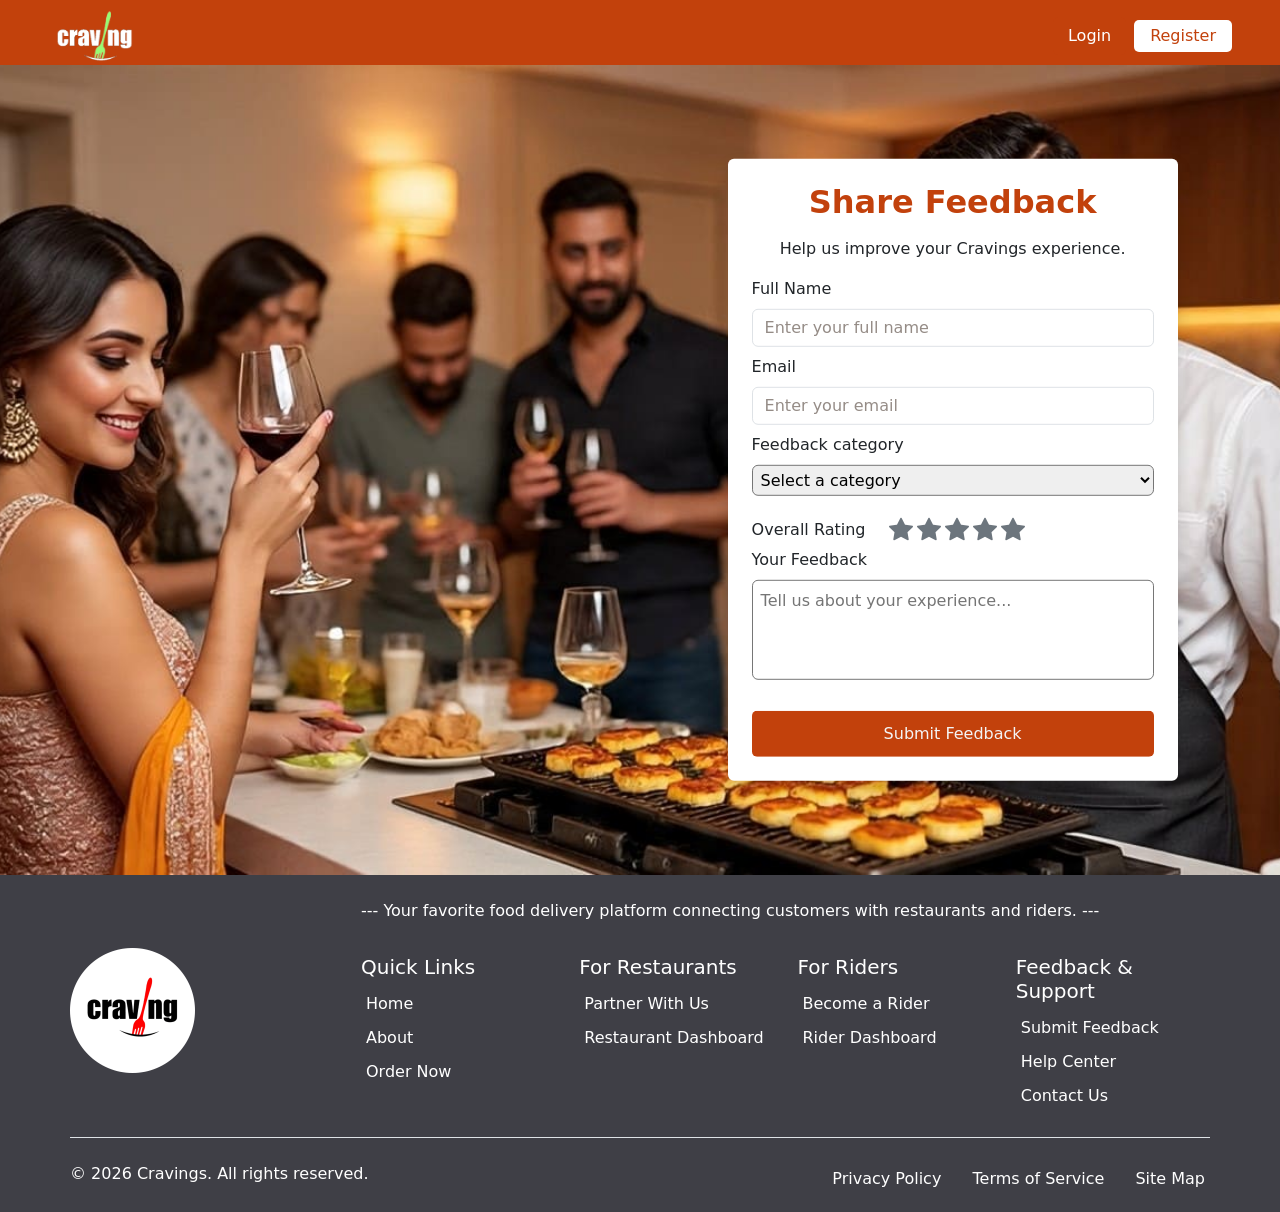
<file: feedback.html>
<!doctype html>
<html lang="en">
  <head>
    <meta charset="UTF-8" />
    <meta name="viewport" content="width=device-width, initial-scale=1.0" />
    <title>Cravings</title>
    <!-- Bootstrap CSS -->
    <link
      href="https://cdn.jsdelivr.net/npm/bootstrap@5.3.2/dist/css/bootstrap.min.css"
      rel="stylesheet"
    />
    <link
      rel="stylesheet"
      href="https://cdn.jsdelivr.net/npm/bootstrap-icons@1.13.1/font/bootstrap-icons.min.css"
    />
    <!-- External CSS -->
    <link rel="stylesheet" href="style.css" />
  </head>

  <body>
    <!-- Header -->
    <header
      id="navbar"
      class="sticky-top d-flex justify-content-between align-items-center flex-wrap container-fluid px-5 py-2"
    >
      <!-- Logo -->
      <div class="logoDiv ms-1">
        <a href="index.html">
          <img src="cravings1.png" alt="Logo" class="logo-img img-fluid" />
        </a>
      </div>

      <!-- Buttons aligned right -->
      <div class="d-flex gap-2 align-items-center mt-2 mt-md-0">
        <a href="login.html" class="login text-decoration-none">Login</a>
        <a
          href="register.html"
          class="register text-decoration-none py-1 px-3 text-center"
        >
          Register
        </a>
      </div>
    </header>

    <!-- Hero Section -->
    <div class="hero-section position-relative">
      <img src="./images/FeedbackPage.jpeg" alt="foodTable" />

      <!-- Forms -->
      <div class="formss p-3 p-md-4 bg-white rounded shadow">
        <h2 class="text-center mb-3" id="wb">Share Feedback</h2>
        <p class="text-center">Help us improve your Cravings experience.</p>

        <form action="feedback.html">
          <div class="mb-3 w-100 d-grid gap-2 mt-3 fw-medium">
            <div class="d-grid gap-2">
              <label for="name">Full Name</label>
              <input
                type="text"
                class="form-control custom-input"
                placeholder="Enter your full name"
                required
              />
            </div>
            <div class="d-grid gap-2">
              <label for="email">Email</label>
              <input
                type="email"
                class="form-control custom-input"
                placeholder="Enter your email"
                required
              />
            </div>
            <div class="d-grid gap-2">
              <label for="feedback">Feedback category</label>
              <select class="p-1 rounded">
                <option value="category">Select a category</option>
                <option value="category">Food Quality</option>
                <option value="category">Delivery Experience</option>
                <option value="category">App & Website</option>
                <option value="category">Customer Support</option>
                <option value="category">Pricing & Value</option>
              </select>
            </div>
          </div>
          <div class="d-flex fw-medium gap-4 align-items-center">
            <span>Overall Rating </span>
            <small class="fs-4 d-flex gap-1 text-secondary"
              ><i class="bi bi-star-fill"></i><i class="bi bi-star-fill"></i
              ><i class="bi bi-star-fill"></i><i class="bi bi-star-fill"></i
              ><i class="bi bi-star-fill"></i
            ></small>
          </div>
          <label for="feedback" class="fw-medium border-0 pb-2">Your Feedback</label>
          <textarea
            name="textarea"
            class="w-100 rounded p-2 mb-4"
            placeholder="Tell us about your experience..."
          ></textarea>
          <button type="submit" class="regis btn w-100">Submit Feedback</button>
        </form>
      </div>
    </div>

    <!-- Footer -->
    <footer class="footer text-white py-3">
      <div class="container px-3 px-md-0">
        <div class="row align-items-center mb-2 text-center text-md-start">
          <div class="col-12 col-md-3 mb-3 mb-md-0">
            <img
              src="cravings2.png"
              alt="Logo"
              class="footer-logo img-fluid"
            />
          </div>

          <div class="col-12 col-md-9">
            <p class="footer-tagline mt-2">
              --- Your favorite food delivery platform connecting customers with
              restaurants and riders. ---
            </p>

            <div class="row mt-1">
              <div class="col-6 col-md-3 mt-3">
                <h5>Quick Links</h5>
                <ul class="list-unstyled">
                  <li><a href="index.html" class="footer-link">Home</a></li>
                  <li><a href="about.html" class="footer-link">About</a></li>
                  <li>
                    <a href="ordernow.html" class="footer-link">Order Now</a>
                  </li>
                </ul>
              </div>

              <div class="col-6 col-md-3 mt-3">
                <h5>For Restaurants</h5>
                <ul class="list-unstyled">
                  <li>
                    <a href="partner-with-us.html" class="footer-link"
                      >Partner With Us</a
                    >
                  </li>
                  <li>
                    <a href="restaurantdashboard.html" class="footer-link"
                      >Restaurant Dashboard</a
                    >
                  </li>
                </ul>
              </div>

              <div class="col-6 col-md-3 mt-3">
                <h5>For Riders</h5>
                <ul class="list-unstyled">
                  <li>
                    <a href="become-a-rider.html" class="footer-link"
                      >Become a Rider</a
                    >
                  </li>
                  <li>
                    <a href="riderdashboard.html" class="footer-link"
                      >Rider Dashboard</a
                    >
                  </li>
                </ul>
              </div>

              <div class="col-6 col-md-3 mt-3">
                <h5>Feedback & Support</h5>
                <ul class="list-unstyled">
                  <li>
                    <a href="feedback.html" class="footer-link"
                      >Submit Feedback</a
                    >
                  </li>
                  <li>
                    <a href="help-center.html" class="footer-link"
                      >Help Center</a
                    >
                  </li>
                  <li>
                    <a href="contact.html" class="footer-link">Contact Us</a>
                  </li>
                </ul>
              </div>
            </div>
          </div>
        </div>

        <div class="border-bottom w-100 mb-4"></div>

        <div class="row text-center text-md-start">
          <div class="col-12 col-md-6 mb-2 mb-md-0">
            <p class="mb-0">© 2026 Cravings. All rights reserved.</p>
          </div>

          <div class="col-12 col-md-6 text-md-end">
            <a href="privacy-policy.html" class="footer-link me-2 me-md-3"
              >Privacy Policy</a
            >
            <a href="./terms-of-servise.html" class="footer-link me-2 me-md-3"
              >Terms of Service</a
            >
            <a href="sitemap.html" class="footer-link">Site Map</a>
          </div>
        </div>
      </div>
    </footer>

    <!-- Bootstrap JS -->
    <script src="https://cdn.jsdelivr.net/npm/bootstrap@5.3.2/dist/js/bootstrap.bundle.min.js"></script>
  </body>
</html>
</file>
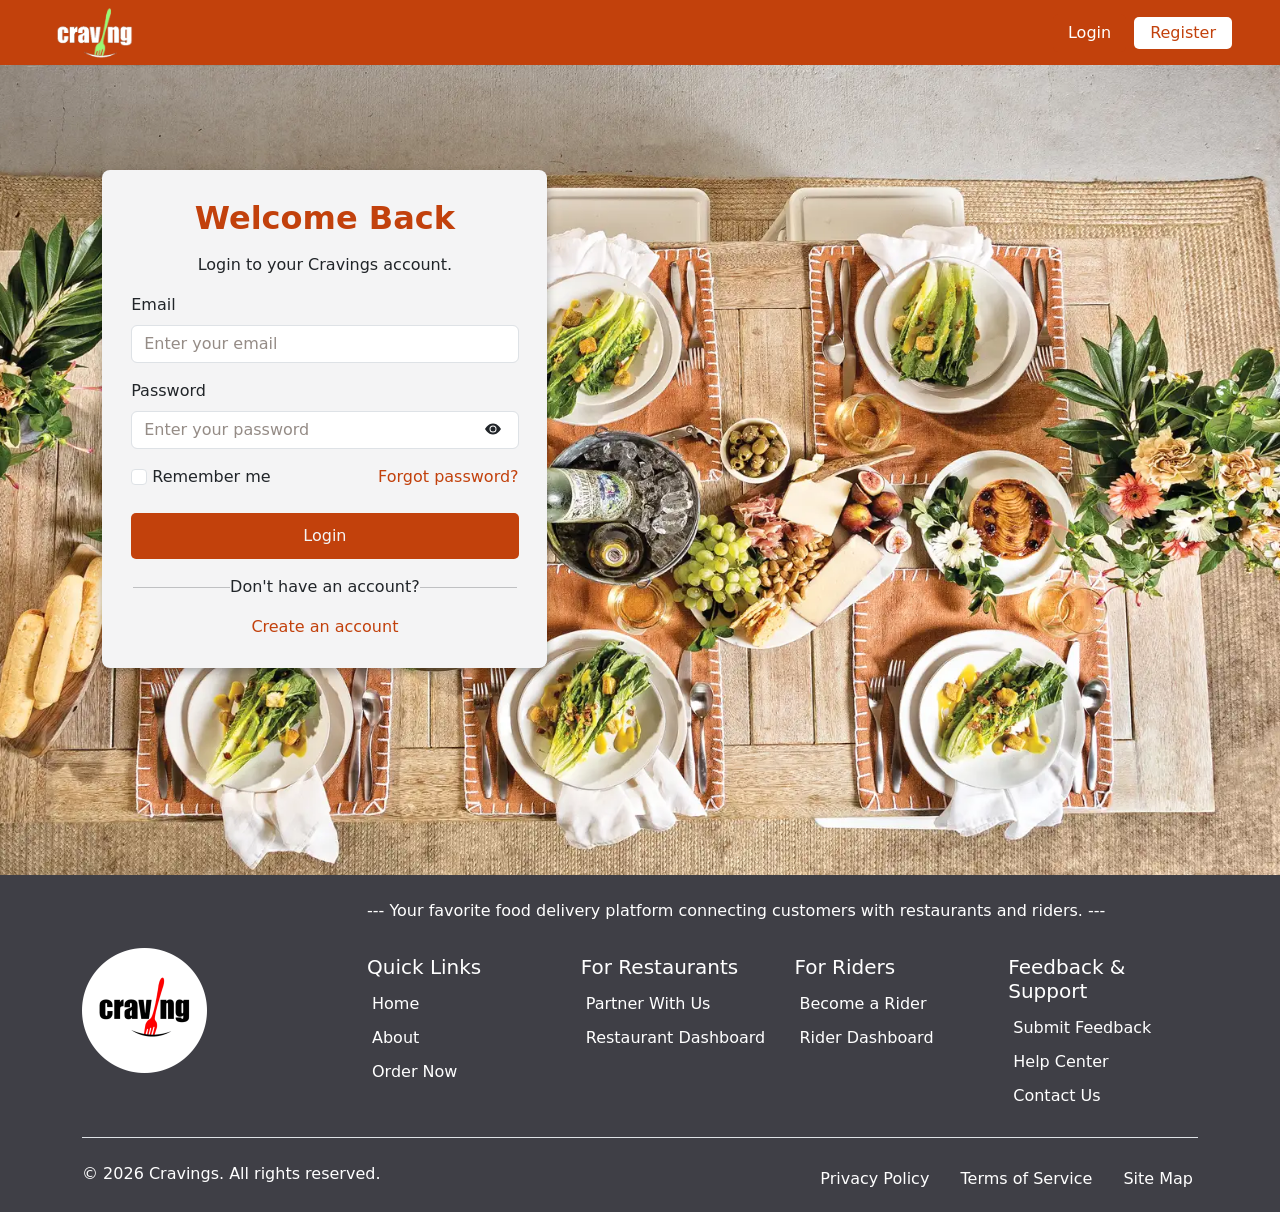
<file: login.html>
<!doctype html>
<html lang="en">
  <head>
    <meta charset="UTF-8" />
    <meta name="viewport" content="width=device-width, initial-scale=1.0" />
    <title>Cravings</title>
    <!-- Bootstrap CSS -->
    <link
      href="https://cdn.jsdelivr.net/npm/bootstrap@5.3.2/dist/css/bootstrap.min.css"
      rel="stylesheet"
    />

    <link
      rel="stylesheet"
      href="https://cdn.jsdelivr.net/npm/bootstrap-icons@1.13.1/font/bootstrap-icons.min.css"
    />
    <!-- External CSS -->
    <link rel="stylesheet" href="style.css" />

     <link rel="icon" type="image/png" href="cravings2.png">
  </head>
  <body>
    <!-- Header -->
    <header
      id="navbar"
      class="sticky-top d-flex justify-content-between align-items-center flex-wrap container-fluid px-5 py-1"
    >
      <!-- Logo -->
      <div class="logoDiv ms-1">
        <a href="index.html">
          <img src="cravings1.png" alt="Logo" class="logo-img img-fluid" />
        </a>
      </div>

      <!-- Buttons aligned right -->
      <div class="d-flex gap-2 align-items-center mt-2 mt-md-0">
        <a href="login.html" class="login text-decoration-none">Login</a>
        <a
          href="register.html"
          class="register text-decoration-none py-1 px-3 text-center"
        >
          Register
        </a>
      </div>
    </header>

    <!-- Hero Section -->
    <div class="hero-section position-relative">
      <img src="./images/foodTable.webp" alt="foodTable" />

      <!-- Forms -->
      <div class="forms">
        <h2 class="text-center mb-3" id="wb">Welcome Back</h2>
        <p class="text-center">Login to your Cravings account.</p>
        <form action="login">
          <div class="mb-3 w-100">
            <label for="email" class="form-label">Email</label>
            <input
              type="email"
              class="form-control custom-input"
              id="email"
              name="email"
              placeholder="Enter your email"
              required
            />
          </div>

          <div class="mb-3">
            <label for="password" class="form-label">Password</label>
            <div class="position-relative">
              <input
                type="password"
                class="form-control custom-input pe-5"
                id="password"
                name="password"
                placeholder="Enter your password"
                required
              />
              <!-- Eye icon aligned right -->
              <svg
                xmlns="http://www.w3.org/2000/svg"
                width="18"
                height="18"
                fill="currentColor"
                class="bi bi-eye-fill position-absolute top-50 end-0 translate-middle-y me-3"
                id="togglePassword"
                style="cursor: pointer"
              >
                <path d="M10.5 8a2.5 2.5 0 1 1-5 0 2.5 2.5 0 0 1 5 0" />
                <path
                  d="M0 8s3-5.5 8-5.5S16 8 16 8s-3 5.5-8 5.5S0 8 0 8m8 
                     3.5a3.5 3.5 0 1 0 0-7 3.5 3.5 0 0 0 0 7"
                />
              </svg>
            </div>
          </div>

          <div class="mb-3 d-flex justify-content-between">
            <div>
              <input
                type="checkbox"
                class="form-check-input"
                id="checkbox"
                name="remember"
              />
              <label for="checkbox" class="form-label">Remember me</label>
            </div>
            <div>
              <a
                href="forgot-password.html"
                class="text-decoration-none"
                id="clr"
                >Forgot password?</a
              >
            </div>
          </div>

          <button type="submit" class="regis btn w-100">Login</button>
          <div class="d-flex align-items-center justify-content-center">
            <hr class="w-25" />
            <p class="text-center mt-3">Don't have an account?</p>
            <hr class="w-25" />
          </div>
          <a
            href="register.html"
            class="regi fw-medium d-flex justify-content-center"
          >
            Create an account
          </a>
        </form>
      </div>
    </div>

    <!-- Footer -->
    <footer class="footer text-white py-3">
      <div class="container">
        <div class="row align-items-center mb-2">
          <div class="col-md-3 text-center text-md-start">
            <img src="cravings2.png" alt="Logo" class="footer-logo" />
          </div>
          <div class="col-md-9">
            <p class="footer-tagline mt-2">
              --- Your favorite food delivery platform connecting customers with
              restaurants and riders. ---
            </p>
            <div class="row mt-1">
              <div class="col-6 col-md-3 mt-3">
                <h5>Quick Links</h5>
                <ul class="list-unstyled">
                  <li><a href="index.html" class="footer-link">Home</a></li>
                  <li><a href="about.html" class="footer-link">About</a></li>
                  <li>
                    <a href="ordernow.html" class="footer-link">Order Now</a>
                  </li>
                </ul>
              </div>
              <div class="col-6 col-md-3 mt-3">
                <h5>For Restaurants</h5>
                <ul class="list-unstyled">
                  <li>
                    <a href="partner-with-us.html" class="footer-link"
                      >Partner With Us</a
                    >
                  </li>
                  <li>
                    <a href="restaurant-dashboard.html" class="footer-link"
                      >Restaurant Dashboard</a
                    >
                  </li>
                </ul>
              </div>
              <div class="col-6 col-md-3 mt-3">
                <h5>For Riders</h5>
                <ul class="list-unstyled">
                  <li>
                    <a href="become-a-rider.html" class="footer-link"
                      >Become a Rider</a
                    >
                  </li>
                  <li>
                    <a href="rider-dashboard.html" class="footer-link"
                      >Rider Dashboard</a
                    >
                  </li>
                </ul>
              </div>
              <div class="col-6 col-md-3 mt-3">
                <h5>Feedback & Support</h5>
                <ul class="list-unstyled">
                  <li>
                    <a href="feedback.html" class="footer-link"
                      >Submit Feedback</a
                    >
                  </li>
                  <li>
                    <a href="help-center.html" class="footer-link"
                      >Help Center</a
                    >
                  </li>
                  <li>
                    <a href="contact.html" class="footer-link">Contact Us</a>
                  </li>
                </ul>
              </div>
            </div>
          </div>
        </div>

        <div class="border-bottom w-100 mb-4"></div>

        <div class="row">
          <div class="col-md-6 text-center text-md-start">
            <p class="mb-0">© 2026 Cravings. All rights reserved.</p>
          </div>
          <div class="col-md-6 text-center text-md-end">
            <a href="privacy-policy.html" class="footer-link me-3"
              >Privacy Policy</a
            >
            <a href="./terms-of-servise.html" class="footer-link me-3"
              >Terms of Service</a
            >
            <a href="sitemap.html" class="footer-link">Site Map</a>
          </div>
        </div>
      </div>
    </footer>

    <!-- Bootstrap JS -->
    <script src="https://cdn.jsdelivr.net/npm/bootstrap@5.3.2/dist/js/bootstrap.bundle.min.js"></script>
  </body>
</html>
</file>
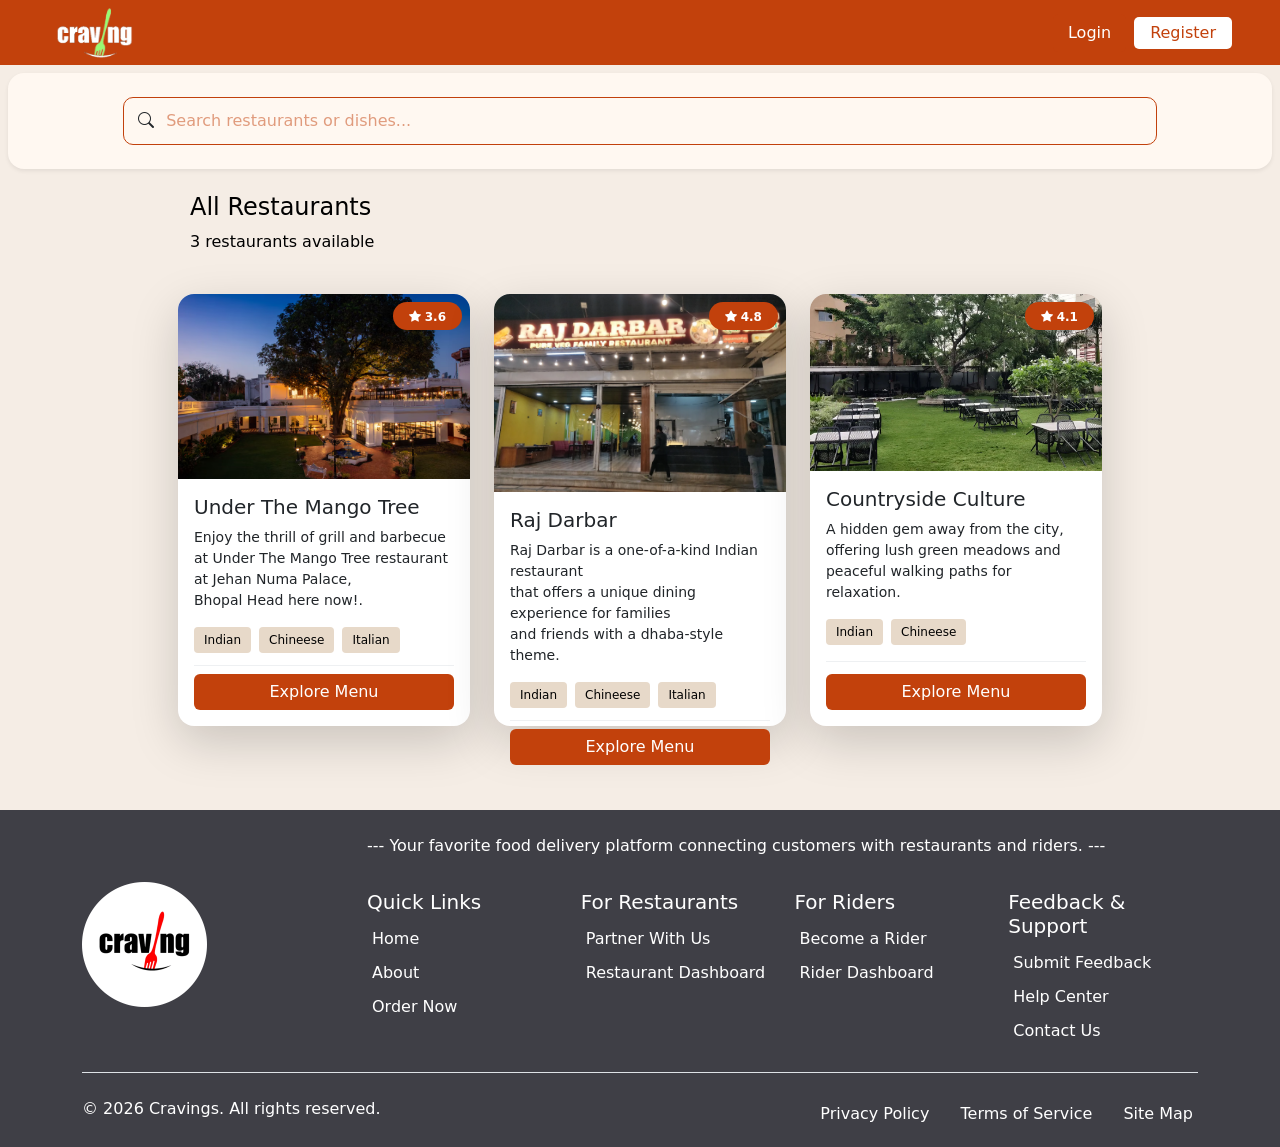
<file: ordernow.html>
<!doctype html>
<html lang="en">
  <head>
    <meta charset="UTF-8" />
    <meta name="viewport" content="width=device-width, initial-scale=1.0" />
    <title>Cravings</title>
    <!-- Bootstrap CSS -->
    <link
      href="https://cdn.jsdelivr.net/npm/bootstrap@5.3.2/dist/css/bootstrap.min.css"
      rel="stylesheet"
    />
    <link
      rel="stylesheet"
      href="https://cdn.jsdelivr.net/npm/bootstrap-icons@1.13.1/font/bootstrap-icons.min.css"
    />
    <!-- External CSS -->
    <link rel="stylesheet" href="style.css" />

     <link rel="icon" type="image/png" href="cravings2.png">
  </head>
  <body>
    <!-- Header -->
    <header
      id="navbar"
      class="d-flex justify-content-between align-items-center flex-wrap container-fluid px-5 py-1"
    >
      <!-- Logo -->
      <div class="logoDiv ms-1">
        <a href="index.html">
          <img src="cravings1.png" alt="Logo" class="logo-img img-fluid" />
        </a>
      </div>

      <!-- Buttons aligned right -->
      <div class="d-flex gap-2 align-items-center mt-2 mt-md-0">
        <a href="login.html" class="login text-decoration-none">Login</a>
        <a
          href="register.html"
          class="register text-decoration-none py-1 px-3 text-center"
        >
          Register
        </a>
      </div>
    </header>

    <!-- Hero Section -->
    <section id="restraCard" class="py-2">
      <!-- input section -->
      <div
        id="restra-Div"
        class="mx-2 shadow-sm d-flex align-items-center justify-content-center rounded-4 p-4"
      >
        <div class="containerNav d-flex justify-content-center align-items-center">
          <div class="search-inner d-flex align-items-center">
            <i class="bi bi-search"></i>
            <input
              type="text"
              class="form-control border-0 shadow-none"
              placeholder="Search restaurants or dishes..."
            />
          </div>
        </div>
      </div>
      <div class="container px-5">
        <!-- Heading -->
        <div class="text-center text-md-start mx-5 p-4">
          <h4 class="text-black mb-2">All Restaurants</h4>
          <p class="text-black">3 restaurants available</p>
        </div>

        <!-- Cards -->
        <div id="yellowbtn" class="row g-4 mx-5">
          <!-- Card 1 -->
          <div class="col-12 col-sm-6 col-lg-4 d-flex">
            <div class="card shadow-lg border-0 position-relative rounded-4">
              <img
                src="./images/topViewRestr.avif"
                class="card-img-top rounded-top-4 img-fluid"
                alt="Raj Darbar"
              />

              <span
                class="position-absolute top-0 end-0 badge py-2 px-3 fw-bolder rounded-pill m-2"
              >
                <i class="bi bi-star-fill"></i> 3.6
              </span>

              <div class="card-body d-flex flex-column">
                <h5 class="card-title">Under The Mango Tree</h5>
                <p class="small">
                  Enjoy the thrill of grill and barbecue at Under The Mango Tree
                  restaurant at Jehan Numa Palace,<br />
                  Bhopal Head here now!.
                </p>

                <div class="d-flex gap-2 flex-wrap pb-2">
                  <button class="border-0 rounded-1">Indian</button>
                  <button class="border-0 rounded-1">Chineese</button>
                  <button class="border-0 rounded-1">Italian</button>
                </div>

                <div id="line" class="border-top my-1 opacity-50 pt-1"></div>

                <a href="#" class="btn btn-primary w-100 border-0">
                  Explore Menu
                </a>
              </div>
            </div>
          </div>
          <!-- Card 2 -->
          <div class="col-12 col-sm-6 col-lg-4 d-flex">
            <div class="card shadow-lg border-0 position-relative rounded-4">
              <img
                src="./images/restraimg.webp"
                class="card-img-top rounded-top-4 img-fluid"
                alt="Raj Darbar"
              />

              <span
                class="position-absolute top-0 end-0 badge py-2 px-3 fw-bolder rounded-pill m-2"
              >
                <i class="bi bi-star-fill"></i> 4.8
              </span>

              <div class="card-body d-flex flex-column">
                <h5 class="card-title">Raj Darbar</h5>
                <p class="small flex-grow-1">
                  Raj Darbar is a one-of-a-kind Indian restaurant <br />
                  that offers a unique dining experience for families <br />
                  and friends with a dhaba-style theme.
                </p>

                <div class="d-flex gap-2 flex-wrap pb-2">
                  <button class="border-0 rounded-1">Indian</button>
                  <button class="border-0 rounded-1">Chineese</button>
                  <button class="border-0 rounded-1">Italian</button>
                </div>

                <div id="line" class="border-top my-1 opacity-50 pt-1"></div>

                <a href="#" class="btn btn-primary w-100 border-0">
                  Explore Menu
                </a>
              </div>
            </div>
          </div>
          <!-- Card 3 -->
          <div class="col-12 col-sm-6 col-lg-4 d-flex">
            <div class="card shadow-lg border-0 position-relative rounded-4">
              <img
                src="./images/seatingplaceImg.webp"
                class="card-img-top rounded-top-4 img-fluid"
                alt="Countryside Culture"
              />

              <span
                class="position-absolute top-0 end-0 badge py-2 px-3 fw-bolder rounded-pill m-2"
              >
                <i class="bi bi-star-fill"></i> 4.1
              </span>

              <div class="card-body d-flex flex-column">
                <h5 class="card-title">Countryside Culture</h5>
                <p class="small flex-grow-1">
                  A hidden gem away from the city, offering lush green meadows
                  and peaceful walking paths for relaxation.
                </p>

                <div class="d-flex gap-2 flex-wrap pb-2">
                  <button class="border-0 rounded-1">Indian</button>
                  <button class="border-0 rounded-1">Chineese</button>
                </div>

                <div id="line" class="border-top my-2 opacity-50 pt-1"></div>

                <a href="#" class="btn btn-primary w-100 border-0">
                  Explore Menu
                </a>
              </div>
            </div>
          </div>
        </div>
      </div>
    </section>

    <!-- Footer -->
    <footer class="footer text-white py-3">
      <div class="container">
        <div class="row align-items-center mb-2">
          <div class="col-md-3 text-center text-md-start">
            <img src="cravings2.png" alt="Logo" class="footer-logo" />
          </div>
          <div class="col-md-9">
            <p class="footer-tagline mt-2">
              --- Your favorite food delivery platform connecting customers with
              restaurants and riders. ---
            </p>
            <div class="row mt-1">
              <div class="col-6 col-md-3 mt-3">
                <h5>Quick Links</h5>
                <ul class="list-unstyled">
                  <li><a href="index.html" class="footer-link">Home</a></li>
                  <li><a href="about.html" class="footer-link">About</a></li>
                  <li>
                    <a href="ordernow.html" class="footer-link">Order Now</a>
                  </li>
                </ul>
              </div>
              <div class="col-6 col-md-3 mt-3">
                <h5>For Restaurants</h5>
                <ul class="list-unstyled">
                  <li>
                    <a href="partner-with-us.html" class="footer-link"
                      >Partner With Us</a
                    >
                  </li>
                  <li>
                    <a href="restaurantdashboard.html" class="footer-link"
                      >Restaurant Dashboard</a
                    >
                  </li>
                </ul>
              </div>
              <div class="col-6 col-md-3 mt-3">
                <h5>For Riders</h5>
                <ul class="list-unstyled">
                  <li>
                    <a href="become-a-rider.html" class="footer-link"
                      >Become a Rider</a
                    >
                  </li>
                  <li>
                    <a href="riderdashboard.html" class="footer-link"
                      >Rider Dashboard</a
                    >
                  </li>
                </ul>
              </div>
              <div class="col-6 col-md-3 mt-3">
                <h5>Feedback & Support</h5>
                <ul class="list-unstyled">
                  <li>
                    <a href="feedback.html" class="footer-link"
                      >Submit Feedback</a
                    >
                  </li>
                  <li>
                    <a href="help-center.html" class="footer-link"
                      >Help Center</a
                    >
                  </li>
                  <li>
                    <a href="contact.html" class="footer-link">Contact Us</a>
                  </li>
                </ul>
              </div>
            </div>
          </div>
        </div>

        <div class="border-bottom w-100 mb-4"></div>

        <div class="row">
          <div class="col-md-6 text-center text-md-start">
            <p class="mb-0">© 2026 Cravings. All rights reserved.</p>
          </div>
          <div class="col-md-6 text-center text-md-end">
            <a href="privacy-policy.html" class="footer-link me-3"
              >Privacy Policy</a
            >
            <a href="./terms-of-servise.html" class="footer-link me-3"
              >Terms of Service</a
            >
            <a href="sitemap.html" class="footer-link">Site Map</a>
          </div>
        </div>
      </div>
    </footer>

    <!-- Bootstrap JS -->
    <script src="https://cdn.jsdelivr.net/npm/bootstrap@5.3.2/dist/js/bootstrap.bundle.min.js"></script>
  </body>
</html>
</file>
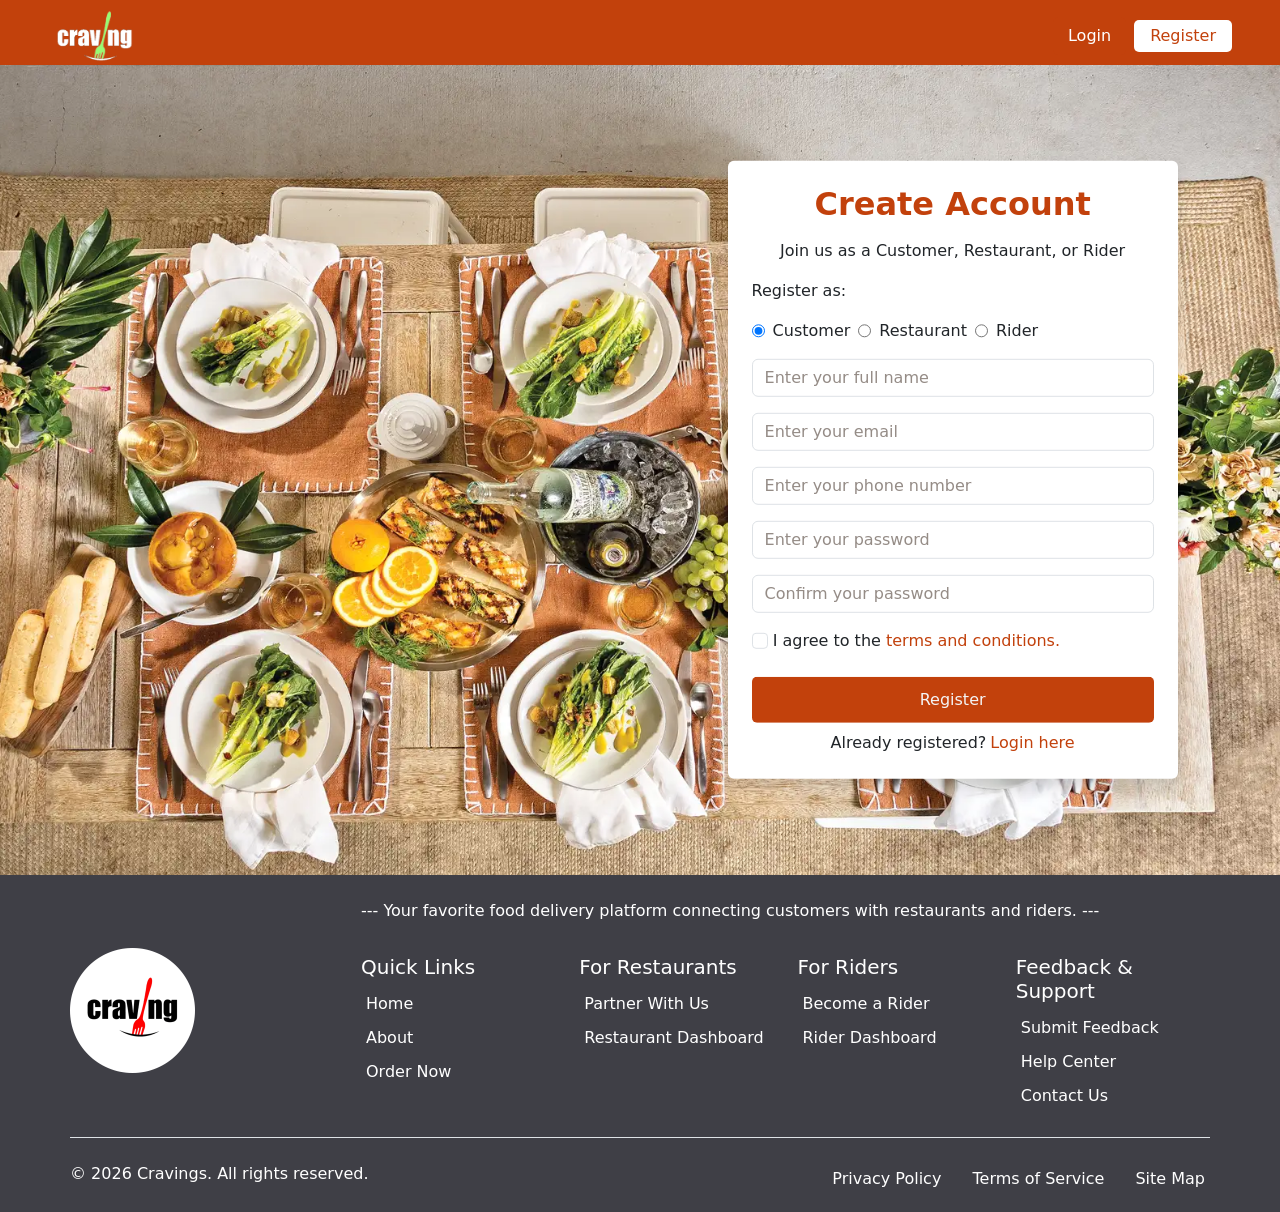
<file: register.html>
<!doctype html>
<html lang="en">
  <head>
    <meta charset="UTF-8" />
    <meta name="viewport" content="width=device-width, initial-scale=1.0" />
    <title>Cravings</title>
    <!-- Bootstrap CSS -->
    <link
      href="https://cdn.jsdelivr.net/npm/bootstrap@5.3.2/dist/css/bootstrap.min.css"
      rel="stylesheet"
    />

    <link
      rel="stylesheet"
      href="https://cdn.jsdelivr.net/npm/bootstrap-icons@1.13.1/font/bootstrap-icons.min.css"
    />
    <!-- External CSS -->
    <link rel="stylesheet" href="style.css" />

     <link rel="icon" type="image/png" href="cravings2.png">
  </head>

  <body>
    <!-- Header -->
    <header
      id="navbar"
      class="sticky-top d-flex justify-content-between align-items-center flex-wrap container-fluid px-5 py-2"
    >
      <!-- Logo -->
      <div class="logoDiv ms-1">
        <a href="index.html">
          <img src="cravings1.png" alt="Logo" class="logo-img img-fluid" />
        </a>
      </div>

      <!-- Buttons aligned right -->
      <div class="d-flex gap-2 align-items-center mt-2 mt-md-0">
        <a href="login.html" class="login text-decoration-none">Login</a>
        <a
          href="register.html"
          class="register text-decoration-none py-1 px-3 text-center"
        >
          Register
        </a>
      </div>
    </header>

    <!-- Hero Section -->
    <div class="hero-section position-relative">
      <img src="./images/foodTable.webp" alt="foodTable" />

      <!-- Forms -->
      <div class="formss p-3 p-md-4 bg-white rounded shadow">
        <h2 class="text-center mb-3" id="wb">Create Account</h2>
        <p class="text-center">Join us as a Customer, Restaurant, or Rider</p>

        <form action="Registration">
          <div class="d-grid gap-3">
            <span>Register as:</span>

            <div class="d-flex flex-wrap gap-2">
              <input
                type="radio"
                id="customer"
                name="role"
                value="customer"
                checked
              />
              <label for="customer">Customer</label>

              <input
                type="radio"
                id="restaurant"
                name="role"
                value="restaurant"
              />
              <label for="restaurant">Restaurant</label>

              <input type="radio" id="rider" name="role" value="rider" />
              <label for="rider">Rider</label>
            </div>
          </div>

          <div class="mb-3 w-100 d-grid gap-3 mt-3">
            <input
              type="text"
              class="form-control custom-input"
              placeholder="Enter your full name"
              required
            />
            <input
              type="email"
              class="form-control custom-input"
              placeholder="Enter your email"
              required
            />
            <input
              type="tel"
              class="form-control custom-input"
              placeholder="Enter your phone number"
              required
            />
            <input
              type="password"
              class="form-control custom-input"
              placeholder="Enter your password"
              required
            />
            <input
              type="password"
              class="form-control custom-input"
              placeholder="Confirm your password"
              required
            />
          </div>

          <div class="mb-3">
            <input type="checkbox" class="form-check-input" />
            <label class="form-label"> I agree to the </label>
            <a href="#" class="text-decoration-none" id="clr"
              >terms and conditions.</a
            >
          </div>

          <button type="submit" class="regis btn w-100">Register</button>

          <div class="d-flex flex-wrap justify-content-center gap-1 mt-2">
            <p class="mb-0">Already registered?</p>
            <a href="login.html" class="regi fw-medium">Login here</a>
          </div>
        </form>
      </div>
    </div>

    <!-- Footer -->
    <footer class="footer text-white py-3">
      <div class="container px-3 px-md-0">
        <div class="row align-items-center mb-2 text-center text-md-start">
          <div class="col-12 col-md-3 mb-3 mb-md-0">
            <img
              src="cravings2.png"
              alt="Logo"
              class="footer-logo img-fluid"
            />
          </div>

          <div class="col-12 col-md-9">
            <p class="footer-tagline mt-2">
              --- Your favorite food delivery platform connecting customers with
              restaurants and riders. ---
            </p>

            <div class="row mt-1">
              <div class="col-6 col-md-3 mt-3">
                <h5>Quick Links</h5>
                <ul class="list-unstyled">
                  <li><a href="index.html" class="footer-link">Home</a></li>
                  <li><a href="about.html" class="footer-link">About</a></li>
                  <li>
                    <a href="ordernow.html" class="footer-link">Order Now</a>
                  </li>
                </ul>
              </div>

              <div class="col-6 col-md-3 mt-3">
                <h5>For Restaurants</h5>
                <ul class="list-unstyled">
                  <li>
                    <a href="partner-with-us.html" class="footer-link"
                      >Partner With Us</a
                    >
                  </li>
                  <li>
                    <a href="restaurantdashboard.html" class="footer-link"
                      >Restaurant Dashboard</a
                    >
                  </li>
                </ul>
              </div>

              <div class="col-6 col-md-3 mt-3">
                <h5>For Riders</h5>
                <ul class="list-unstyled">
                  <li>
                    <a href="become-a-rider.html" class="footer-link"
                      >Become a Rider</a
                    >
                  </li>
                  <li>
                    <a href="riderdashboard.html" class="footer-link"
                      >Rider Dashboard</a
                    >
                  </li>
                </ul>
              </div>

              <div class="col-6 col-md-3 mt-3">
                <h5>Feedback & Support</h5>
                <ul class="list-unstyled">
                  <li>
                    <a href="feedback.html" class="footer-link"
                      >Submit Feedback</a
                    >
                  </li>
                  <li>
                    <a href="help-center.html" class="footer-link"
                      >Help Center</a
                    >
                  </li>
                  <li>
                    <a href="contact.html" class="footer-link">Contact Us</a>
                  </li>
                </ul>
              </div>
            </div>
          </div>
        </div>

        <div class="border-bottom w-100 mb-4"></div>

        <div class="row text-center text-md-start">
          <div class="col-12 col-md-6 mb-2 mb-md-0">
            <p class="mb-0">© 2026 Cravings. All rights reserved.</p>
          </div>

          <div class="col-12 col-md-6 text-md-end">
            <a href="privacy-policy.html" class="footer-link me-2 me-md-3"
              >Privacy Policy</a
            >
            <a href="./terms-of-servise.html" class="footer-link me-2 me-md-3"
              >Terms of Service</a
            >
            <a href="sitemap.html" class="footer-link">Site Map</a>
          </div>
        </div>
      </div>
    </footer>

    <!-- Bootstrap JS -->
    <script src="https://cdn.jsdelivr.net/npm/bootstrap@5.3.2/dist/js/bootstrap.bundle.min.js"></script>
  </body>
</html>
</file>
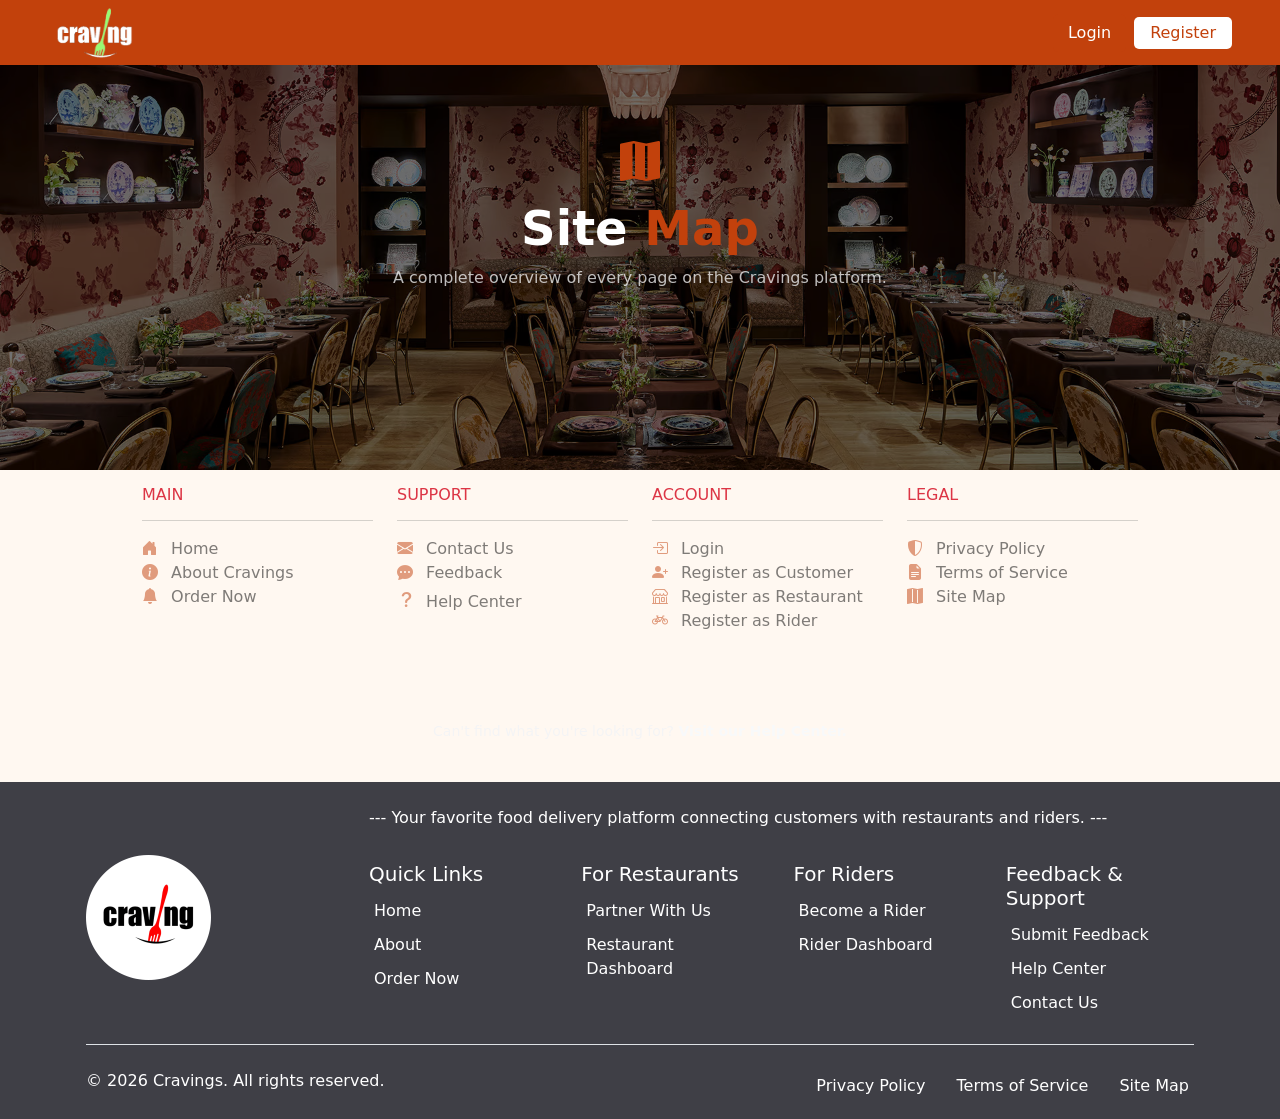
<file: sitemap.html>
<!doctype html>
<html lang="en">
  <head>
    <meta charset="UTF-8" />
    <meta name="viewport" content="width=device-width, initial-scale=1.0" />
    <title>Cravings</title>
    <link rel="icon" type="image/png" href="./images/circleLogo.png" />
    <link
      rel="icon"
      type="image/x-icon"
      href="./images/circleLogo-DpCri5UD.png"
    />
    <link rel="stylesheet" href="style.css" />
    <link
      href="https://cdn.jsdelivr.net/npm/bootstrap@5.3.8/dist/css/bootstrap.min.css"
      rel="stylesheet"
      integrity="sha384-sRIl4kxILFvY47J16cr9ZwB07vP4J8+LH7qKQnuqkuIAvNWLzeN8tE5YBujZqJLB"
      crossorigin="anonymous"
    />
    <link
      rel="stylesheet"
      href="https://cdn.jsdelivr.net/npm/bootstrap-icons@1.13.1/font/bootstrap-icons.min.css"
    />
  </head>
  <body>
    <!-- Header -->
    <header
      id="navbar"
      class="d-flex justify-content-between align-items-center flex-wrap container-fluid px-5 py-1"
    >
      <!-- Logo -->
      <div class="logoDiv ms-1">
        <a href="index.html">
          <img src="cravings1.png" alt="Logo" class="logo-img img-fluid" />
        </a>
      </div>

      <!-- Buttons aligned right -->
      <div class="d-flex gap-2 align-items-center mt-2 mt-md-0">
        <a href="login.html" class="login text-decoration-none">Login</a>
        <a
          href="register.html"
          class="register text-decoration-none py-1 px-3 text-center"
        >
          Register
        </a>
      </div>
    </header>

    <main class="privacy-policy">
      <section>
        <div class="about-hersection">
          <div class="privacy-bg">
            <img
              src="./images/commonBG.avif"
              alt="FoodTable"
              class="object-fit-cover about-dull-img"
            />
          </div>
          <div
            class="privacy-herocontent position-absolute d-grid w-50 justify-content-center text-center gap-2"
          >
            <!-- <i class="bi bi-map"></i> -->
            <i class="bi bi-map-fill text-center core-values fw-bold fs-1"></i>
            <div>
              <h1 class="display-5 text-white fw-bolder">
                Site<span> Map</span>
              </h1>
              <p class="text-light opacity-75 privacy-value">
                A complete overview of every page on the Cravings platform.
              </p>
            </div>
          </div>
        </div>
      </section>

      <!-- support,Account section -->
      <div class="container mb-5">
        <div class="row text-muted ms-5 me-5">
          <!-- MAIN -->
          <div class="col-md-3">
            <h6 class="text-uppercase text-danger mb-3">Main</h6>
            <hr />
            <ul class="list-unstyled opacity-50">
              <li>
                <i class="bi bi-house-door-fill me-2 core-values"></i>
                <a href="index.html" class="text-decoration-none text-black"
                  >Home</a
                >
              </li>
              <li>
                <i class="bi bi-info-circle-fill me-2 core-values"></i>
                <a href="about.html" class="text-decoration-none text-black"
                  >About Cravings</a
                >
              </li>
              <li>
                <i class="bi bi-bell-fill me-2 core-values"></i>
                <a href="ordernow.html" class="text-decoration-none text-black"
                  >Order Now</a
                >
              </li>
            </ul>
          </div>

          <!-- SUPPORT -->
          <div class="col-md-3">
            <h6 class="text-uppercase text-danger mb-3">Support</h6>
            <hr />
            <ul class="list-unstyled opacity-50">
              <li>
                <i class="bi bi-envelope-fill me-2 core-values"></i>
                <a href="contact.html" class="text-decoration-none text-black"
                  >Contact Us</a
                >
              </li>
              <li>
                <i class="bi bi-chat-dots-fill me-2 core-values"></i>
                <a href="feedback.html" class="text-decoration-none text-black"
                  >Feedback</a
                >
              </li>
              <li>
                <i class="bi bi-question-lg me-1 core-values fs-5"></i>
                <a
                  href="help-center.html"
                  class="text-decoration-none text-black"
                  >Help Center</a
                >
              </li>
            </ul>
          </div>

          <!-- ACCOUNT -->
          <div class="col-md-3">
            <h6 class="text-uppercase text-danger mb-3">Account</h6>
            <hr />
            <ul class="list-unstyled opacity-50">
              <li>
                <i class="bi bi-box-arrow-in-right me-2 core-values"></i>
                <a href="login.html" class="text-decoration-none text-black"
                  >Login</a
                >
              </li>
              <li>
                <i class="bi bi-person-plus-fill me-2 core-values"></i>
                <a href="register.html" class="text-decoration-none text-black"
                  >Register as Customer</a
                >
              </li>
              <li>
                <i class="bi bi-shop me-2 core-values"></i>
                <a href="register.html" class="text-decoration-none text-black"
                  >Register as Restaurant</a
                >
              </li>
              <li>
                <i class="bi bi-bicycle me-2 core-values"></i>
                <a href="register.html" class="text-decoration-none text-black"
                  >Register as Rider</a
                >
              </li>
            </ul>
          </div>

          <!-- LEGAL -->
          <div class="col-md-3">
            <h6 class="text-uppercase text-danger mb-3">Legal</h6>
            <hr />
            <ul class="list-unstyled opacity-50">
              <li>
                <i class="bi-shield-shaded me-2 core-values"></i>
                <a
                  href="privacy-policy.html"
                  class="text-decoration-none text-black"
                  >Privacy Policy</a
                >
              </li>
              <li>
                <i class="bi bi-file-earmark-text-fill me-2 core-values"></i>
                <a
                  href="privacy-policy.html"
                  class="text-decoration-none text-black"
                  >Terms of Service</a
                >
              </li>
              <li>
                <i class="bi bi-map-fill me-2 core-values"></i>
                <a
                  href="privacy-policy.html"
                  class="text-decoration-none text-black"
                  >Site Map</a
                >
              </li>
            </ul>
          </div>
        </div>
      </div>

      <!-- Question about your privacy -->
      <section class="partner py-4 mt-4">
        <div class="d-flex justify-content-center">
          <p class="privacy-para text-center">
            Can't find what you're looking for?
            <a
              href="./help-center.html"
              class="text-decoration-none text-center text-light fw-bold"
              >Visit our Help Center.</a
            >
          </p>
        </div>
      </section>
    </main>

    <!-- Footer -->
    <footer class="footer text-white py-3">
      <div class="container px-3">
        <div class="row align-items-center mb-2">
          <div class="col-12 col-md-3 text-center text-md-start mb-3 mb-md-0">
            <img
              src="cravings2.png"
              alt="Logo"
              class="footer-logo img-fluid"
            />
          </div>

          <div class="col-12 col-md-9">
            <p class="footer-tagline mt-2 text-center text-md-start">
              --- Your favorite food delivery platform connecting customers with
              restaurants and riders. ---
            </p>

            <div class="row mt-1">
              <div class="col-6 col-md-3 mt-3">
                <h5>Quick Links</h5>
                <ul class="list-unstyled">
                  <li><a href="index.html" class="footer-link">Home</a></li>
                  <li><a href="about.html" class="footer-link">About</a></li>
                  <li>
                    <a href="order-now.html" class="footer-link">Order Now</a>
                  </li>
                </ul>
              </div>

              <div class="col-6 col-md-3 mt-3">
                <h5>For Restaurants</h5>
                <ul class="list-unstyled">
                  <li>
                    <a href="partner-with-us.html" class="footer-link"
                      >Partner With Us</a
                    >
                  </li>
                  <li>
                    <a href="restaurant-dashboard.html" class="footer-link"
                      >Restaurant Dashboard</a
                    >
                  </li>
                </ul>
              </div>

              <div class="col-6 col-md-3 mt-3">
                <h5>For Riders</h5>
                <ul class="list-unstyled">
                  <li>
                    <a href="become-a-rider.html" class="footer-link"
                      >Become a Rider</a
                    >
                  </li>
                  <li>
                    <a href="rider-dashboard.html" class="footer-link"
                      >Rider Dashboard</a
                    >
                  </li>
                </ul>
              </div>

              <div class="col-6 col-md-3 mt-3">
                <h5>Feedback & Support</h5>
                <ul class="list-unstyled">
                  <li>
                    <a href="feedback.html" class="footer-link"
                      >Submit Feedback</a
                    >
                  </li>
                  <li>
                    <a href="help-center.html" class="footer-link"
                      >Help Center</a
                    >
                  </li>
                  <li>
                    <a href="contact.html" class="footer-link">Contact Us</a>
                  </li>
                </ul>
              </div>
            </div>
          </div>
        </div>

        <div class="border-bottom w-100 mb-4"></div>

        <div class="row text-center text-md-start">
          <div class="col-12 col-md-6 mb-2 mb-md-0">
            <p class="mb-0">© 2026 Cravings. All rights reserved.</p>
          </div>

          <div class="col-12 col-md-6 text-center text-md-end">
            <a href="privacy-policy.html" class="footer-link me-3"
              >Privacy Policy</a
            >
            <a href="./terms-of-service.html" class="footer-link me-3"
              >Terms of Service</a
            >
            <a href="sitemap.html" class="footer-link">Site Map</a>
          </div>
        </div>
      </div>
    </footer>

    <script src="https://cdn.jsdelivr.net/npm/bootstrap@5.3.8/dist/js/bootstrap.bundle.min.js"></script>
  </body>
</html>
</file>
<file: style.css>
:root {
  --color-primary: #c2410c;
  --color-primary-content: #ffffff;
  --color-secondary: #6b7280;
  --color-neutral: #3f3f46;
  --color-neutral-content: #f4f4f5;
  --color-base-100: #fff8f1;
  --color-base-200: #f5ede5;
  --color-base-300: #e7d9c9;
  --color-base-content: #2d1b10;
  --color-error: #ef4444;
  --color-success: #22c55e;
  --color-pink: #D9468f;
  --color-lightdark: #18160d;
}

/* Navbar */
#navbar {
  position: sticky;
  z-index: 999;
  top: 0;
  left: 0;
  height: 65px;
  background-color: var(--color-primary);
  padding: 4px 48px;
}

/* Logo */
.logo-img {
  width: 86px;
  height: 55px;
}

/* Login button */
.login {
  padding: 6px 14px;
  background-color: var(--color-primary);
  border: 1px solid transparent;
  border-radius: 5px;
  color: var(--color-primary-content);
  transition: background-color 0.3s ease, color 0.3s ease;
}

.login:hover {
  color: var(--color-primary-content);
  border: 1px solid var(--color-neutral-content);
}

/* Register */
.register {
  background-color: var(--color-primary-content);
  color: var(--color-primary);
  border-radius: 5px;
  border: none;
  transition: background-color 0.3s ease, color 0.3s ease;
}

.register:hover {
  background-color: var(--color-primary);
  color: var(--color-primary-content);
  border: 1px solid var(--color-primary-content);
}

#wallpaper {
  height: 85vh;
}

.carousel-img {
  height: 100vh;
  object-fit: cover;
}

.dull-img {
  filter: brightness(60%);
}

/* Center caption vertically */
.carousel-caption {
  top: 0;

  bottom: 0;
}

/* Responsive text */
.carousel-caption h1 {
  font-size: clamp(1.5rem, 3vw, 3.5rem);
  font-weight: bold;
}

.carousel-caption p {
  font-size: clamp(1rem, 2.5vw, 1.25rem);
}

/* Buttons inside carousel caption */
.carousel-caption .btn {
  padding: 10px 20px;
  font-size: 1rem;
}

.carousel-caption .btn-primary {
  background-color: var(--color-primary);
  border: none;
  color: var(--color-primary-content);
  border-radius: 5px;
  transition: background-color 0.3s ease, color 0.3s ease;
}

/* Container: 80% width, centered */
.search-bar-container {
  width: 80%;
  /* margin: 0 auto; */
  height: 7%;
  background-color: var(--color-primary-content);
  border-radius: 8px;
  /* margin-top: 2px; */
  padding: 10px 6px;
}

/* Inner box */
.search-inner {
  width: 100%;
  display: flex;
  align-items: center;
  border-radius: 8px;
  padding: 0px 8px;
}

/* Input styling */
.search-inner input {
  flex: 1;
  font-size: 1rem;
  background: transparent !important;
  outline: none;
}

.form-control::placeholder {
  color: var(--color-primary);
  opacity: 0.5;
}

#imagecard {
  background: linear-gradient(180deg, var(--color-primary), var(--color-primary-content));
}

.section1 {
  background: linear-gradient(var(--color-base-100));
}

.section2 {
  background: linear-gradient(var(--color-primary-content));
}

.card-title1 {
  color: var(--color-primary);
}

.coloring {
  color: var(--color-pink);
}

#imagecard {
  a {
    color: var(--color-neutral-content);
    background-color: var(--color-primary);
  }

  a:hover {
    background-color: var(--color-primary);
  }

  #line {
    color: var(--color-base-300);
  }
}

#yellowbtn {
  span {
    background-color: var(--color-primary);
  }

  button {
    background-color: #e7d9c9;
  }
}

#startRating {
  div {
    div {
      background-color: var(--color-neutral-content);

    }

    .circle-avatar {
      background-color: var(--color-primary);
      color: var(--color-primary-content);
      font-weight: bold;
      width: 45px;
      height: 45px;
      border-radius: 50%;
      display: flex;
      align-items: center;
      justify-content: center;
      font-size: 1rem;
      box-shadow: 0 2px 6px rgba(0, 0, 0, 0.2);
    }

    .circle-avatar1 {
      background-color: var(--color-pink);
      color: var(--color-primary-content);
      font-weight: bold;
      width: 45px;
      height: 45px;
      border-radius: 50%;
      display: flex;
      align-items: center;
      justify-content: center;
      font-size: 1rem;
      box-shadow: 0 2px 6px rgba(0, 0, 0, 0.2);
    }
  }
}



@media (max-width: 576px) {
  .circle-avatar {
    width: 40px;
    height: 40px;
    font-size: 0.9rem;
  }
}

#beforefooter {
  background: linear-gradient(var(--color-primary));
  color: var(--color-neutral-content);
  padding: 40px 20px;
}

#withUs {
  background-color: var(--color-neutral-content);
  color: var(--color-primary);
  border: none;
  padding: 10px 20px;
  border-radius: 5px;
  transition: background-color 0.3s ease, color 0.3s ease;
}

.footer {
  background-color: var(--color-neutral);
  color: var(--color-primary-content);

  a {
    color: var(--color-primary-content);
  }

  a:hover {
    color: var(--color-primary);
  }
}

.footer-logo {
  max-height: 125px;
}

.footer-tagline {
  margin-bottom: 1rem;
  font-size: 1rem;
}

.footer-link {
  color: var(--color-primary-content);
  border-radius: 5px;
  padding: 5px;
  text-decoration: none;
  display: inline-block;
  transition: background-color 0.3s ease, color 0.3s ease;
}

.footer-link:hover {
  color: var(--color-primary-content);
}

.wallpaper {
  height: 90vh;
  width: 100%;
  /* object-fit: cover; */
}

.wallpaper {
  height: 100vh;
  width: 100%;
  object-fit: cover;
}

.hero-section {
  position: relative;
  height: 90vh;
  width: 100%;

}

#q1,#q2,#q3,#q4{
  color: var(--color-neutral-content);
}

.overlay {
  position: absolute;
  top: 20%;
  transform: translateX(-50%);
  left: 21%;
  /* transform: translate(-50%, -50%); */
  max-width: 400px;
  width: 90%;
  background: var(--color-neutral-content);
  padding: 2rem;
  border-radius: 8px;
  box-shadow: 0 4px 10px rgba(0, 0, 0, 0.3);
}

.hero-section {
  position: relative;
}

.forms {
  position: absolute;
  top: 13%;
  /* top side */
  left: 8%;
  /* left side */
  max-width: 445px;
  width: 90%;
  background: var(--color-neutral-content);
  /* translucent white for readability */
  padding: 1.8rem;
  border-radius: 8px;
  box-shadow: 0 4px 10px rgba(0, 0, 0, 0.3);
}

.custom-input::placeholder {
  color: var(--color-base-content) !important;
}

.regis {
  /* height: auto; */
  background-color: var(--color-primary);
  color: var(--color-neutral-content);
  padding: 10px 20px;
  border-radius: 5px;
}

.regis:hover {
  background-color: var(--color-primary);
  color: var(--color-neutral-content);
}

.regi {
  text-decoration: none;
  color: var(--color-primary);
}

.regi:hover {
  color: var(--color-primary);
  text-decoration: underline;
}

#wb {
  color: var(--color-primary);
  font-weight: bold;
}

#clr {
  color: var(--color-primary);
}

#clr:hover {
  color: var(--color-primary);
  text-decoration: underline;
}

#togglePassword:hover {
  color: var(--color-primary);
}

.hero-section {
  position: relative;
}

.hero-section img {
  width: 100%;
  height: 90vh;
  object-fit: cover;
}

.formss {
  position: absolute;
  top: 50%;
  right: 8%;
  transform: translateY(-50%);
  width: 100%;
  max-width: 450px;
  background: var(--color-neutral-content);
  border-radius: 8px;
  box-shadow: 0 4px 10px rgba(0, 0, 0, 0.3);
}

@media (max-width: 768px) {
  .formss {
    position: relative;
    top: auto;
    right: auto;
    transform: none;
    margin: 20px auto;
    width: 90%;
  }

  .hero-section {
    display: flex;
    flex-direction: column;
  }
}

@media (max-width: 480px) {
  .formss {
    width: 95%;
    padding: 15px;
  }
}

#imagecard .card {
  transition: transform 0.2s ease;
}

#imagecard .card:hover {
  transform: scale(1.05);
}

#yellowbtn button {
  font-size: 12px;
  padding: 4px 10px;
}

#help {
  background-color: var(--color-lightdark);
  color: var(--color-base-200);
  opacity: 0.8;
}

/* --------help */
/* HERO SECTION */
.hero-section1 {
  position: relative;
  height: 92vh;
}

.hero-section1 img {
  width: 100%;
  height: 100%;
  object-fit: cover;
}

/* OVERLAY */
.overlay1 {
  position: absolute;
  top: 50%;
  left: 50%;
  transform: translate(-50%, -50%);
  width: 67%;
  max-width: 1100px;
  background: rgba(0, 0, 0, 0.65);
  color: var(--color-neutral-content);
  padding: 30px 20px 0px;
  border-radius: 15px;
  height: 81vh;
  backdrop-filter: blur(6px);

  h2 {
    color: var(--color-primary);

    i {
      font-size: 25px;
    }
  }
}

.custom-input:focus {
  border-color: var(--color-primary);
  outline: none;
  box-shadow: var(--color-primary);
}

/* FORM */
/* .form-control, select, textarea {
    background: var(--color-neutral-content) !important;
    border: none !important;
     margin-bottom: 20px;
} */

textarea {
  height: 100px;
  resize: none;
}

#help {
  background: var(--color-primary);
  height: 7vh;
  border: none;
}

small i:hover {
  color: #fdc701;
}

#yellowbtn .card {
  width: 100%;
  height: 85%;

}


#yellowbtn .card img {
  height: 46%;
  object-fit: cover;
}

#restraCard {
  background: var(--color-base-200);

  a {
    background-color: var(--color-primary);
  }

  #restra-Div {
    background-color: var(--color-base-100);
    position: sticky;
    z-index: 99;
    top: 0;
    left: 0;
  }
}

.containerNav {
  width: 85%;
  border-radius: 8px;
  padding: 5px 6px;
  border: 1px solid var(--color-primary);
  border-radius: 10px;

}

#values {
  background: var(--color-base-100) !important;
  width: 100vw;
}

#values,
.foods span>i {
  color: var(--color-primary);
}
/* next sections */

/* about */
/* Hero Section */
.about-hersection {
  position: relative;
  height: 420px;
  overflow: hidden;
}

.about-login-bg img {
  width: 100%;
  height: 100%;
  object-fit: cover;
}

.about-dull-img {
  filter: brightness(45%);
}

.about-herocontent {
  top: 50%;
  left: 50%;
  transform: translate(-50%, -50%);
}

.about-herocontent h1 span {
  color: var(--color-primary);
}

.about-herocontent img {
  width: 75px;
  margin-bottom: 10px;
}

/* Rating Section */
.about-rating {
  background: var(--color-neutral);
  color: var(--color-neutral-content);
  border-top: 2px solid var(--color-base-300);
  border-bottom: 2px solid var(--color-base-300);
}

.core-values {
  color: var(--color-primary);
}

.rating-des {
  font-size: 14px;
  opacity: 0.8;
}

/* OUR STORY */
.our-story {
  background: var(--color-base-100);
  color: var(--color-base-content);

  h2 {
    font-weight: bold;
  }

}


.our-story-description {
  font-size: 14px;
}

.our-facility {
  background: var(--color-base-200);
  transition: all 0.3s ease;
  border: 1px solid var(--color-base-300);
}

.our-facility i {
  color: var(--color-primary);
}

.our-facility:hover {
  transform: translateY(-6px);
  background: var(--color-base-300);
}

/* CORE VALUES */
.details {
  background: var(--color-base-100);
}

.about-trust-content {
  color: var(--color-base-content);
}

.about-record-cards {
  background: var(--color-neutral-content);
  transition: all 0.3s ease;
  border: 1px solid var(--color-base-300);
}

.about-record-cards i {
  color: var(--color-primary);
}

.about-record-cards:hover {
  transform: translateY(-8px);
  box-shadow: 0 10px 25px rgba(0, 0, 0, 0.15);
}

/* TEAM SECTION */
.team-profile {
  width: 70px;
  height: 70px;
  background: var(--color-primary);
  font-size: 18px;
  transition: 0.3s;
}

.team-profile:hover {
  transform: scale(1.1);
}

.about-records1 p {
  margin-bottom: 2px;
}

/* PARTNER SECTION */
.partner {
  background: linear-gradient(135deg, var(--color-primary));
  color: var(--color-primary-content);
}


.partner-para {
  opacity: 0.9;
}

/* Buttons */
#about-get-started {
  background: var(--color-neutral-content);
  color: var(--color-primary);
  /* border-radius: 30px; */
  font-weight: 600;
  transition: 0.3s;
}

.get-started:hover {
  background: var(--color-primary);
  color: var(--color-primary-content);
}

#about-contact {
  border: 1px solid var(--color-primary-content);
  /* border-radius: 30px; */
  transition: 0.3s;
}

@media (max-width: 768px) {
  .about-hersection {
    height: 300px;
  }

  .about-herocontent {
    width: 90% !important;
  }

  .about-herocontent h1 {
    font-size: 1.8rem;
  }

  .about-records .row {
    margin: 0 !important;
  }
}

@media (max-width: 576px) {
  .team-profile {
    width: 60px;
    height: 60px;
    font-size: 14px;
  }

  .about-herocontent img {
    width: 55px;
  }
}

.about-login-bg img {
  height: 60vh;
}

.privacy-herocontent {
  img {
    height: 80px;
    width: 80px;
  }

  h1 {
    span {
      color: var(--color-primary);
    }
  }
  li {
  background-color: var(--color-primary-content);
  font-size: 14px;
  margin-bottom: 10px;
}

  p {
    font-size: 18px;
  }
}

.privacy-herocontent .privacy-value {
  font-size: 16px !important;
}

.privacy-para {
  font-size: 14px;
  color: var(--color-neutral-content);
}



.faq-box {
  width: 60%;
}

ul li::marker {
  color: var(--color-primary);
}

.privacy-input-field {
  border: 0.5px solid var(--color-base-300) !important;
}

#privacy-policy {
  background-color: var(--color-base-100);
}
.privacy-bg {
  img {
    height: 45vh;
    width: 100%;
  }
}
.privacy-herocontent {
  top: 16%;
  left: 25%;
}
.privacy-policy{
  background-color: var(--color-base-100)!important;
}
.updated{
  font-size: 14px !important;
}
</file>
